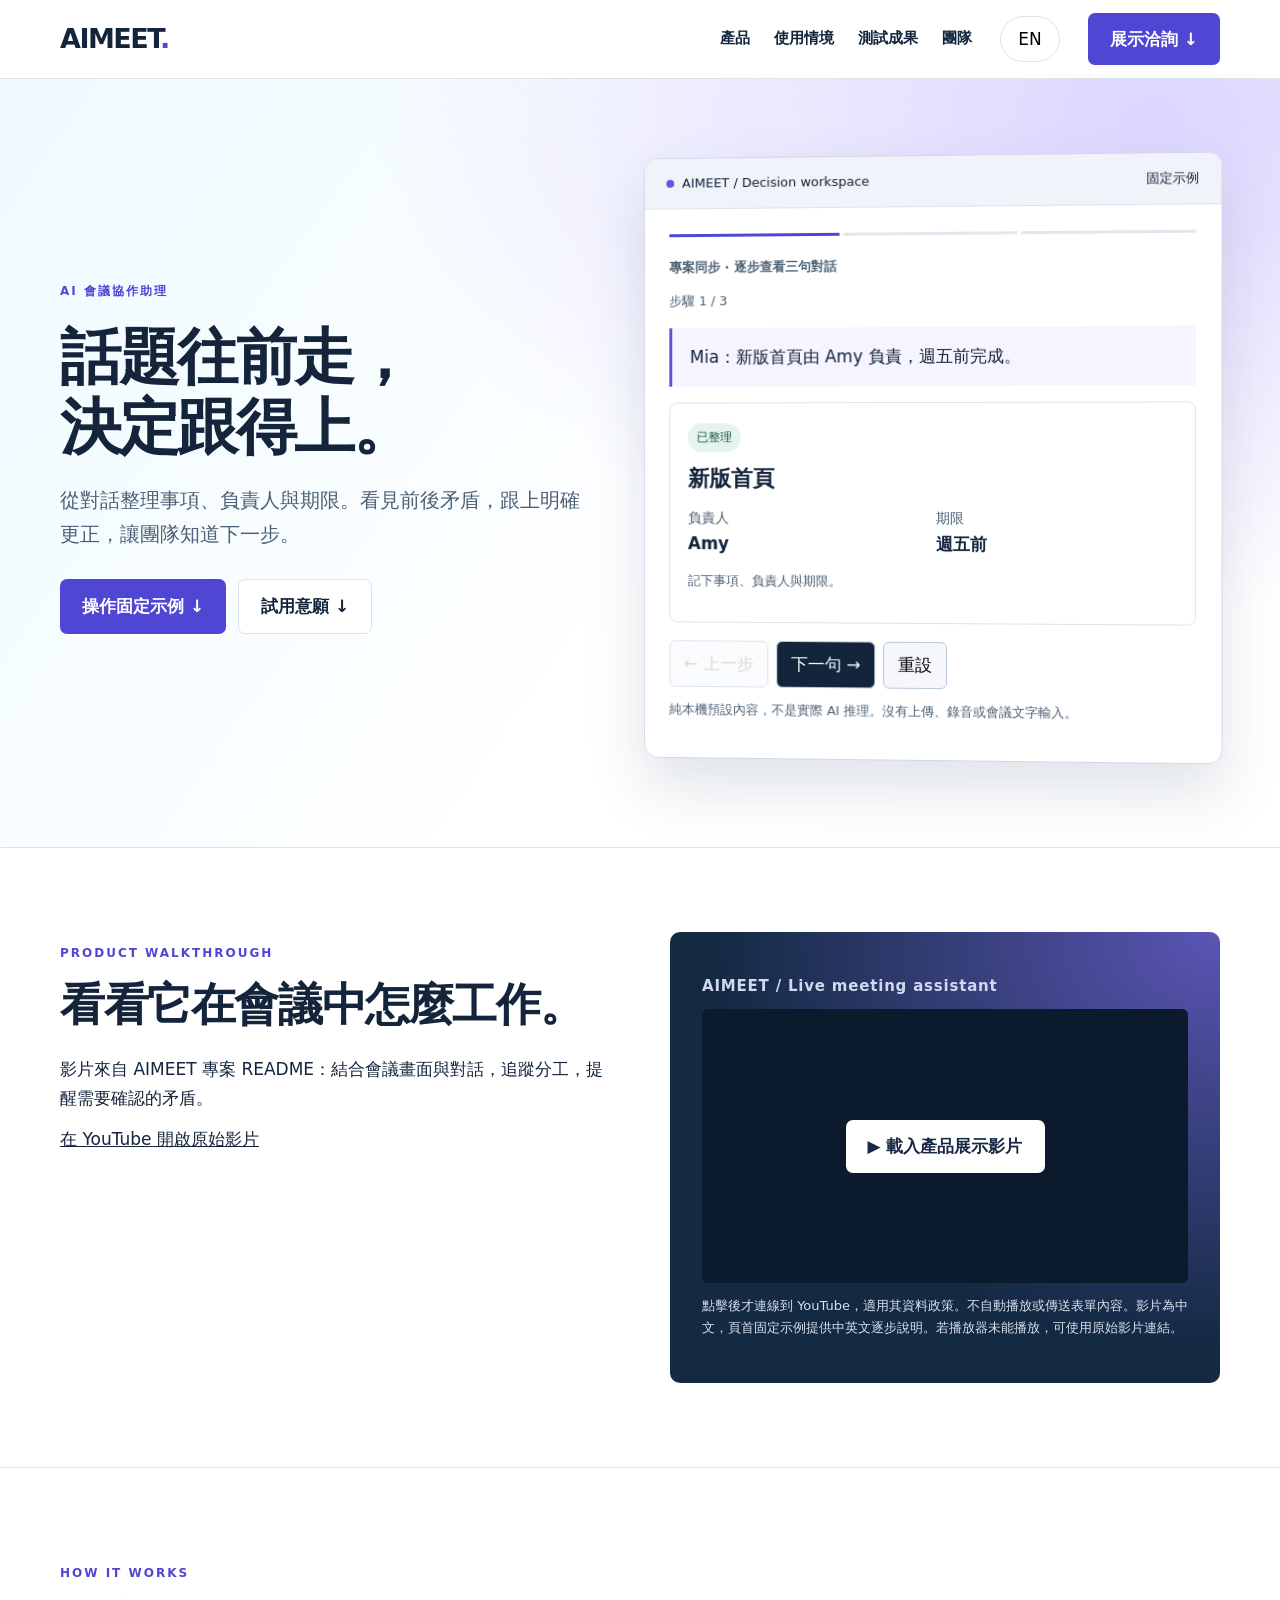
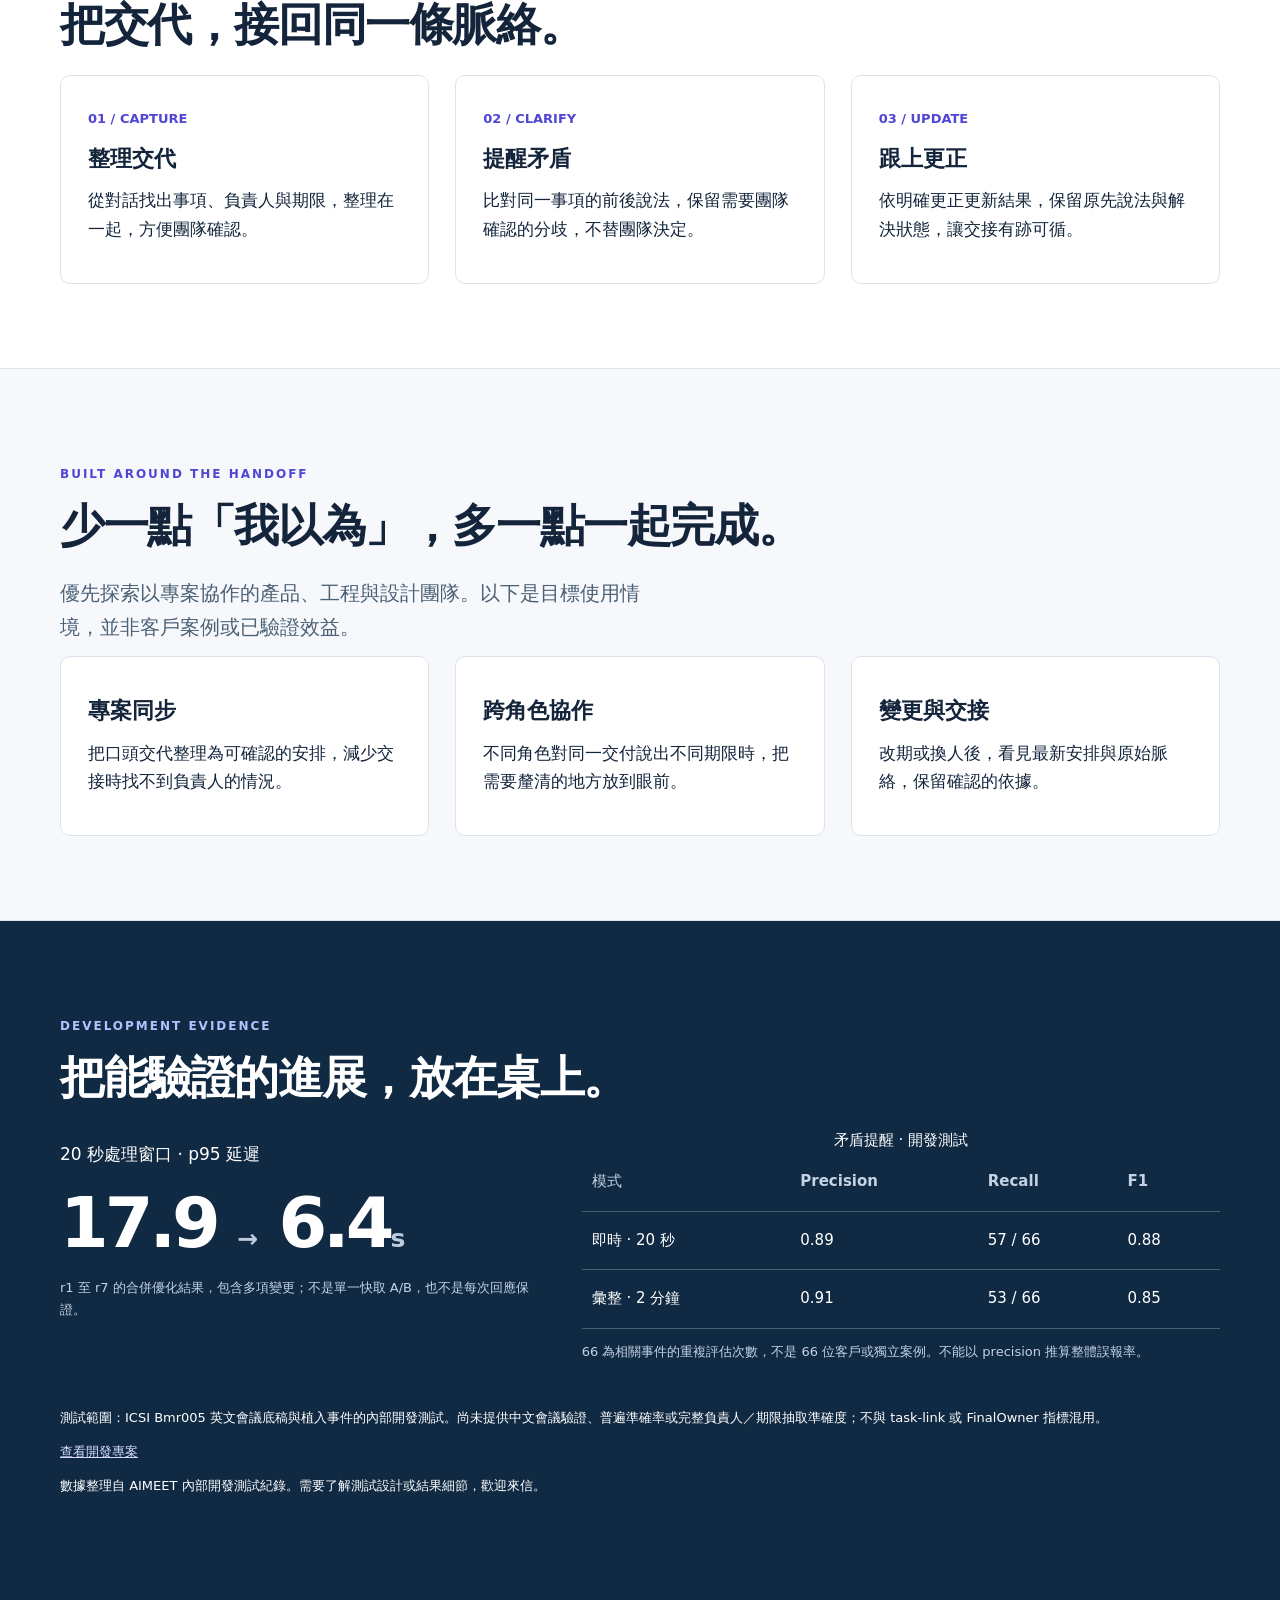
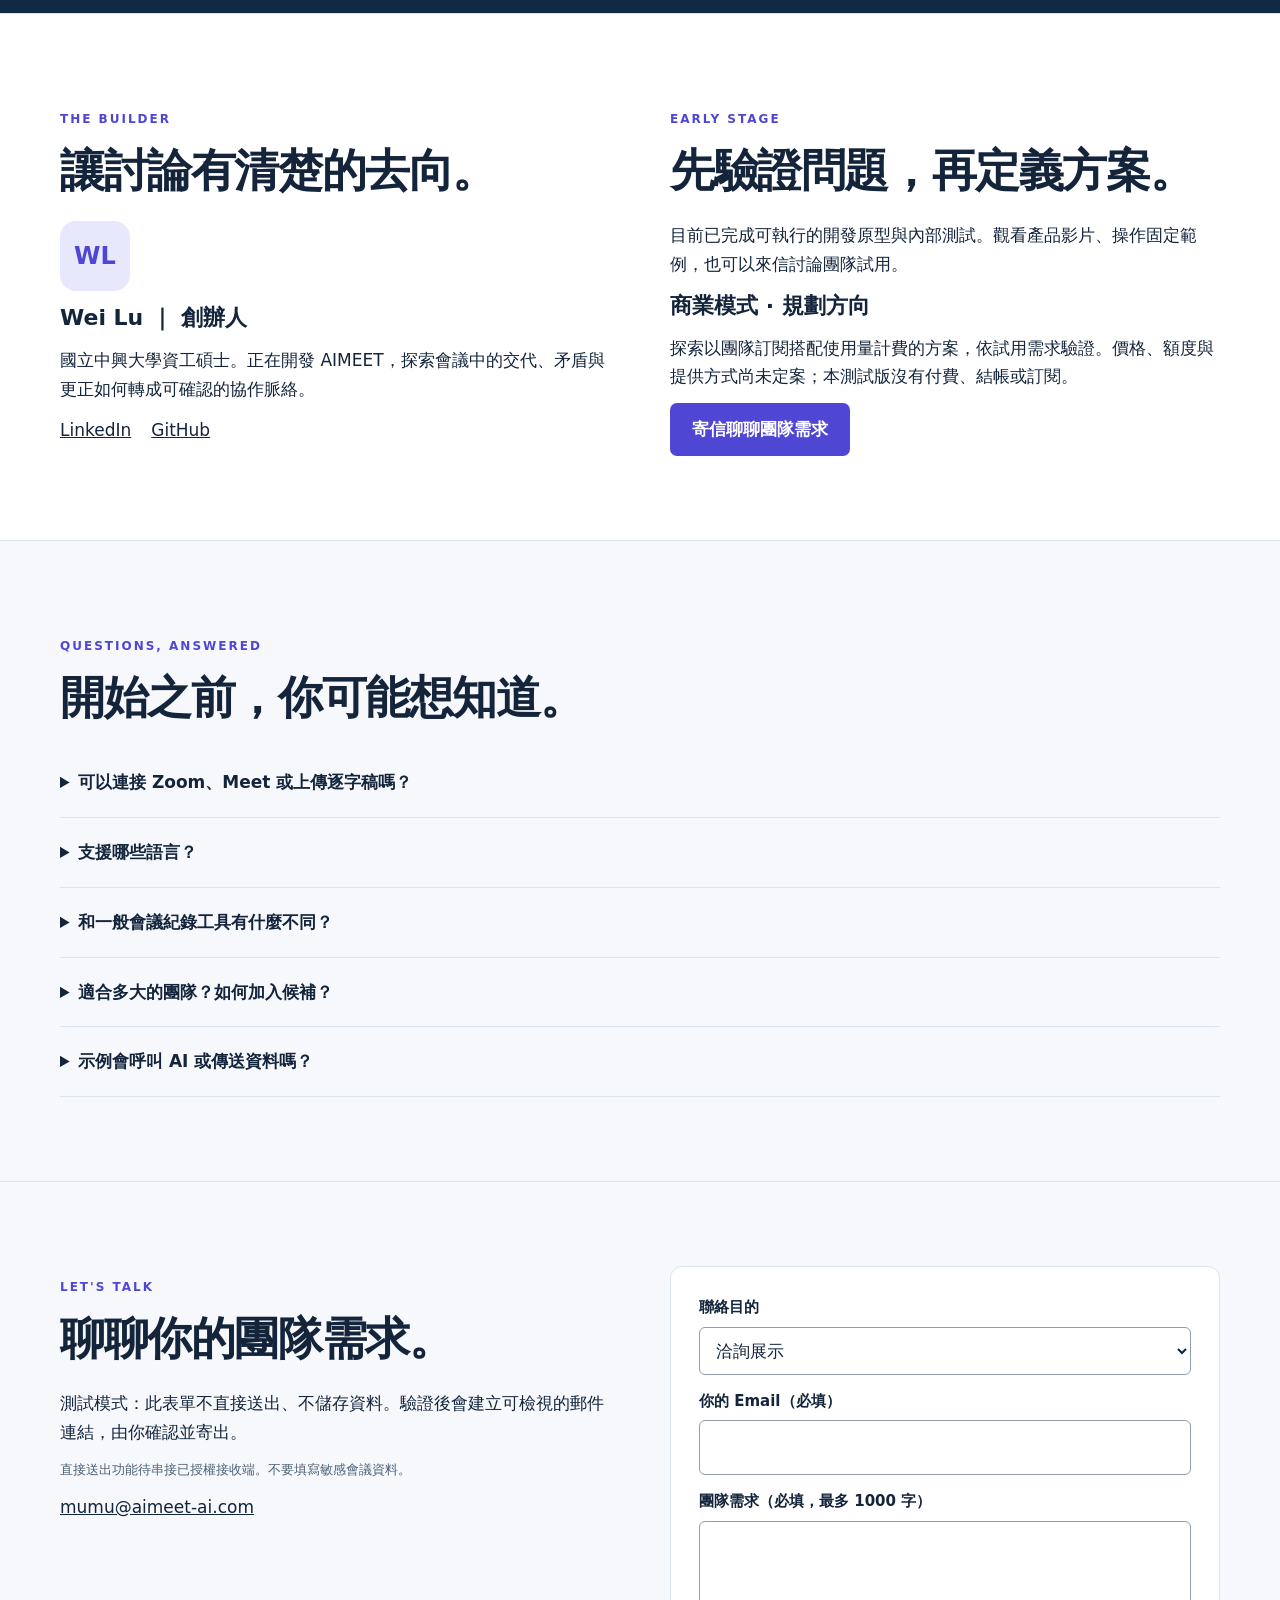
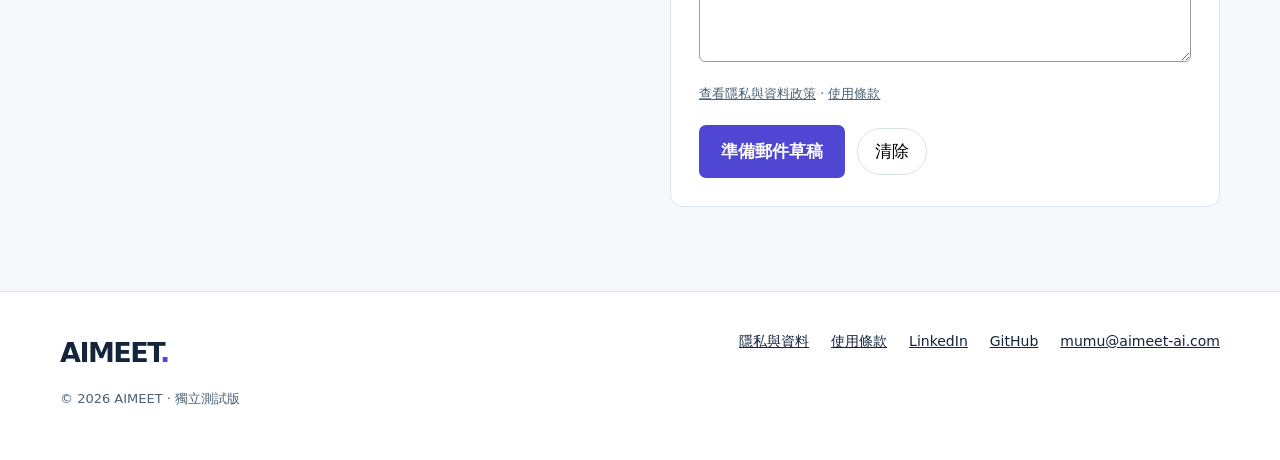
<file: index.html>
<!doctype html>
<html lang="zh-Hant">
<head><meta charset="utf-8"><meta name="viewport" content="width=device-width,initial-scale=1"><meta name="robots" content="index,follow"><meta id="page-description" name="description" content="AIMEET 獨立測試版：整理會議交代、提醒矛盾、跟上更正。"><title>AIMEET — 把討論接成共識</title>
<meta http-equiv="Content-Security-Policy" content="default-src 'none'; script-src 'unsafe-inline'; style-src 'unsafe-inline'; img-src data:; connect-src 'none'; frame-src https://www.youtube-nocookie.com; font-src 'none'; form-action 'none'; base-uri 'none'">
<style>
:root{--ink:#13243b;--muted:#4c6175;--purple:#5046d4;--line:#dbe3ed;--paper:#f6f8fc}*{box-sizing:border-box}html{scroll-behavior:smooth;scroll-padding-top:100px}body{margin:0;font:17px/1.7 system-ui,-apple-system,"Segoe UI",sans-serif;color:var(--ink);background:white}a{color:inherit}button{font:inherit;cursor:pointer}a,button,summary{touch-action:manipulation}a:focus-visible,button:focus-visible,summary:focus-visible{outline:3px solid #aa6600;outline-offset:5px}.wrap{width:min(1160px,calc(100% - 48px));margin:auto}main{overflow-wrap:break-word}nav a{min-height:44px;display:inline-flex;align-items:center}.skip{position:absolute;left:12px;top:-80px;background:white;padding:12px;z-index:10}.skip:focus{top:12px}header{position:sticky;top:0;z-index:5;background:#fff;border-bottom:1px solid var(--line)}.nav{display:flex;align-items:center;gap:28px;min-height:78px}.brand{font-weight:850;font-size:27px;letter-spacing:-1.5px;text-decoration:none}.brand span{color:var(--purple)}nav{display:flex;gap:24px;margin-left:auto}nav a{text-decoration:none;font-size:15px;font-weight:650}.lang{border:1px solid var(--line);border-radius:24px;background:white;padding:8px 17px;min-height:44px}.btn{display:inline-flex;align-items:center;justify-content:center;gap:14px;text-decoration:none;background:var(--purple);color:white;border:0;border-radius:7px;padding:12px 22px;font-weight:650;min-height:48px}.btn.light{color:var(--ink);background:white;border:1px solid var(--line)}.hero{padding:76px 0 86px;background:radial-gradient(ellipse at 90% 5%,#ddd5ff 0,transparent 48%),linear-gradient(125deg,#eefaff,#fff 55%)}.hero-grid{display:grid;grid-template-columns:1fr 1.1fr;gap:52px;align-items:center}.eyebrow{font:700 12px/1.5 system-ui;letter-spacing:2px;text-transform:uppercase;color:var(--purple)}h1{font-size:clamp(42px,4.8vw,68px);line-height:1.13;letter-spacing:-2.5px;margin:22px 0}h2{font-size:clamp(30px,3.5vw,46px);line-height:1.22;letter-spacing:-1.4px;margin:16px 0 22px}h3{font-size:22px;line-height:1.4;margin:12px 0}p{margin:12px 0}.lead{font-size:20px;color:var(--muted);max-width:600px}.actions{display:flex;gap:12px;flex-wrap:wrap;margin:28px 0 12px}.fine{font-size:13px;color:var(--muted)}.window{background:white;border:1px solid #d1d9e8;box-shadow:0 28px 60px #243e6225;border-radius:14px;overflow:hidden;transform:perspective(1800px) rotateY(-4deg)}.toolbar{background:#f0f3fa;padding:14px 22px;font-size:13px;display:flex;justify-content:space-between;border-bottom:1px solid var(--line)}.dot{display:inline-block;width:8px;height:8px;background:#6455df;border-radius:50%;margin-right:8px}.demo{padding:25px}.demo-title{font-size:13px;color:var(--muted);font-weight:700}.quote{padding:15px 18px;border-left:3px solid #6251d8;background:#f5f4ff;margin:16px 0}.state{font-size:12px;background:#e6f4ef;color:#175645;padding:4px 9px;border-radius:20px;display:inline-block}.state.warn{background:#fff0d9;color:#785000}.task{padding:18px;border:1px solid var(--line);border-radius:8px}.fields{display:grid;grid-template-columns:1fr 1fr;gap:12px}.fields small{display:block;color:var(--muted)}.controls{display:flex;gap:8px;flex-wrap:wrap;margin-top:18px}.controls button{background:#f5f7fb;border:1px solid #b9c7d8;border-radius:6px;padding:8px 14px;min-height:44px}.controls .active{background:var(--ink);color:white}.progress{display:flex;gap:4px;margin-bottom:20px}.progress i{height:3px;background:#e1e6ef;flex:1}.progress i.on{background:var(--purple)}section{padding:84px 0;border-top:1px solid var(--line)}.grid3{display:grid;grid-template-columns:repeat(3,1fr);gap:26px}.card{padding:27px;border:1px solid var(--line);border-radius:10px;background:white}.num{color:var(--purple);font:700 13px system-ui}.soft{background:var(--paper)}.dark{background:#112a43;color:white}.dark .eyebrow{color:#b6c2ff}.dark .fine,.dark .lead{color:#c4d2e3}.metrics{display:grid;grid-template-columns:.85fr 1.15fr;gap:50px;align-items:start}.big{font-size:70px;letter-spacing:-4px;font-weight:750;line-height:1.2}.big small{font-size:25px;letter-spacing:0;color:#bccbdd}table{border-collapse:collapse;width:100%;font-size:15px}th,td{padding:16px 10px;border-bottom:1px solid #466078;text-align:left}th{color:#c4d2e3;font-weight:550}.source{font-size:13px;padding:20px 0}.source a{color:#d6d8ff}details{border-bottom:1px solid var(--line);padding:20px 0}summary{font-weight:650;cursor:pointer}details p{color:var(--muted);max-width:900px}.split{display:grid;grid-template-columns:1fr 1fr;gap:60px}.avatar{width:70px;height:70px;background:#e7e8fc;color:var(--purple);border-radius:16px;display:grid;place-items:center;font-weight:750;font-size:24px}.links{display:flex;gap:20px}.policy{padding:25px;background:var(--paper);border-radius:8px;margin-top:20px}footer{padding:38px 0;border-top:1px solid var(--line)}.foot{display:flex;justify-content:space-between;gap:25px;flex-wrap:wrap}.legal{font-size:14px;display:flex;gap:22px;flex-wrap:wrap}[hidden]{display:none!important}@media(max-width:800px){html{scroll-padding-top:140px}.wrap{width:calc(100% - 32px)}.nav{gap:12px;flex-wrap:wrap;padding:14px 0}.lang{margin-left:auto}nav{order:3;width:100%;margin:0;justify-content:space-between;gap:10px}.hero{padding:46px 0}.hero-grid,.metrics,.split{grid-template-columns:1fr;gap:32px}.window{transform:none}.grid3{grid-template-columns:1fr}section{padding:54px 0}.big{font-size:55px}h1{letter-spacing:-1.5px}.toolbar{padding:12px}.demo{padding:18px}table{font-size:13px}th,td{padding:12px 5px}.nav .btn{display:none}}@media(prefers-reduced-motion:reduce){html{scroll-behavior:auto}}
form label{display:block;font-size:15px;font-weight:650;margin:14px 0 6px}input,select,textarea{width:100%;padding:12px;border:1px solid #8f9eaf;border-radius:6px;background:white;color:var(--ink);font:inherit}input:focus-visible,select:focus-visible,textarea:focus-visible{outline:3px solid #aa6600;outline-offset:2px}button:disabled{opacity:.5;cursor:default}
.hero-grid>*,.split>*,.metrics>*,.grid3>*{min-width:0}.legal a,.source{overflow-wrap:anywhere}#video .card{display:flex;min-height:290px;flex-direction:column;align-items:flex-start;justify-content:center;background:radial-gradient(ellipse at 100% 0,#5b55b5,transparent 65%),#142a43;color:#fff;border:0;padding:32px}#video .card h3{font-size:15px;letter-spacing:.8px;font-weight:600;color:#d1d8ef}#video .card .btn{background:#fff;color:#182944;margin:16px 0}#video .card .fine{color:#d8e0ee}#contact{background:#f6f8fc}#contact form{background:#fff;border:1px solid var(--line);padding:28px;border-radius:12px}#contact form label:first-child{margin-top:0}.nav a:hover,.legal a:hover{color:#5046d4}.nav .btn:hover{color:#fff;background:#4037b7}summary{padding-right:20px}summary:hover{color:#5046d4}@media(max-width:480px){#contact form{padding:20px}.toolbar{gap:10px}.toolbar>span:last-child{white-space:nowrap}.fields{grid-template-columns:minmax(0,1fr) minmax(0,1fr)}.nav nav{gap:6px}.nav nav a{font-size:14px}#video .card{padding:24px}}
input,select,textarea,summary,.controls button{scroll-margin-top:150px}
.video-stage{position:relative;width:100%;aspect-ratio:16/9;display:grid;place-items:center;background:#0b1a2d;border-radius:6px}.video-stage iframe{position:absolute;inset:0;width:100%;height:100%;display:block;border:0}#video .video-stage .btn{margin:0;max-width:calc(100% - 24px)}
.form-actions{display:flex;gap:12px;flex-wrap:wrap;align-items:center;margin-top:20px}.form-actions button{margin:0}#form-status:empty{display:none}

.nav-cta .mobile-label{display:none}#video .card button:focus-visible{outline-color:#fff;box-shadow:0 0 0 2px #182944}
@media(max-width:800px){.nav .nav-cta{display:inline-flex;min-height:44px;padding:8px 12px;font-size:14px;gap:0}.nav-cta .desktop-label{display:none}.nav-cta .mobile-label{display:inline}}
@media(max-width:480px){.hero{padding:30px 0 42px}.hero h1{font-size:clamp(32px,9vw,36px);line-height:1.12;letter-spacing:-1.2px;margin:16px 0}.hero .lead{font-size:18px;line-height:1.6}.hero .actions{margin:20px 0 12px;gap:10px}.hero .actions .btn{padding:11px 16px;font-size:16px}}
</style><link rel="canonical" href="https://aimeet-ai.com/">
</head><body><a class="skip" href="#main" data-zh="跳至主要內容" data-en="Skip to content">跳至主要內容</a>
<header><div class="wrap nav"><a class="brand" href="#main">AIMEET<span>.</span></a><nav aria-label="Primary"><a href="#product" data-zh="產品" data-en="Product">產品</a><a href="#use" data-zh="使用情境" data-en="Use cases">使用情境</a><a href="#results" data-zh="測試成果" data-en="Evidence">測試成果</a><a href="#team" data-zh="團隊" data-en="Team">團隊</a></nav><button class="lang" id="lang" aria-label="Switch to English">EN</button><a class="btn nav-cta" href="#contact"><span class="desktop-label" data-zh="展示洽詢 ↓" data-en="Discuss a demo ↓">展示洽詢 ↓</span><span class="mobile-label" data-zh="洽詢" data-en="Contact">洽詢</span></a></div></header>
<main id="main" tabindex="-1"><div class="hero"><div class="wrap hero-grid"><div><p class="eyebrow" data-zh="AI 會議協作助理" data-en="AI meeting collaboration">AI 會議協作助理</p><h1 data-zh="話題往前走，<br>決定跟得上。" data-en="Keep the discussion moving.<br>Keep decisions aligned.">話題往前走，<br>決定跟得上。</h1><p class="lead" data-zh="從對話整理事項、負責人與期限。看見前後矛盾，跟上明確更正，讓團隊知道下一步。" data-en="Bring tasks, owners and deadlines together. Surface conflicting statements and follow explicit corrections so teams can see the next step.">從對話整理事項、負責人與期限。看見前後矛盾，跟上明確更正，讓團隊知道下一步。</p><div class="actions"><a class="btn" href="#demo" data-zh="操作固定示例 ↓" data-en="Try the fixed example ↓">操作固定示例 ↓</a><a class="btn light" href="#contact" data-zh="試用意願 ↓" data-en="Beta interest ↓">試用意願 ↓</a></div></div>
<div class="window" id="demo"><div class="toolbar"><span><i class="dot"></i>AIMEET / Decision workspace</span><span data-zh="固定示例" data-en="Fixed example">固定示例</span></div><div class="demo"><div class="progress" aria-hidden="true"><i class="on"></i><i></i><i></i></div><div class="demo-title" data-zh="專案同步 · 逐步查看三句對話" data-en="Project sync · Explore three statements">專案同步 · 逐步查看三句對話</div><div id="demo-output" aria-live="polite" aria-atomic="true"></div><div class="controls"><button id="prev" data-zh="← 上一步" data-en="← Previous">← 上一步</button><button id="next" class="active" data-zh="下一句 →" data-en="Next statement →">下一句 →</button><button id="reset" data-zh="重設" data-en="Reset">重設</button></div><p class="fine" data-zh="純本機預設內容，不是實際 AI 推理。沒有上傳、錄音或會議文字輸入。" data-en="Browser-local preset content, not live AI inference. No uploads, recording or meeting-text input.">純本機預設內容，不是實際 AI 推理。沒有上傳、錄音或文字輸入。</p></div></div></div></div>
<section id="video"><div class="wrap split"><div><p class="eyebrow">PRODUCT WALKTHROUGH</p><h2 data-zh="看看它在會議中怎麼工作。" data-en="See it working in a meeting.">看看它在會議中怎麼工作。</h2><p data-zh="影片來自 AIMEET 專案 README：結合會議畫面與對話，追蹤分工，提醒需要確認的矛盾。" data-en="The video is linked from the AIMEET README: combine meeting visuals and dialogue, track assignments and flag conflicts for confirmation.">影片來自 AIMEET 專案 README：結合會議畫面與對話，追蹤分工，提醒需要確認的矛盾。</p><a href="https://www.youtube.com/watch?v=27ZzpMc-uB0" data-zh="在 YouTube 開啟原始影片" data-en="Open the original on YouTube">在 YouTube 開啟原始影片</a></div><div class="card"><h3>AIMEET / Live meeting assistant</h3><div class="video-stage"><button class="btn" id="load-video" data-zh="▶ 載入產品展示影片" data-en="▶ Load product video">▶ 載入產品展示影片</button></div><p class="fine" data-zh="點擊後才連線到 YouTube，適用其資料政策。不自動播放或傳送表單內容。影片為中文，頁首固定示例提供中英文逐步說明。若播放器未能播放，可使用原始影片連結。" data-en="Connects to YouTube only after a click, under its data policy. No autoplay or form data is sent. The video is in Chinese; the fixed example provides bilingual steps. If the player does not play, use the original-video link.">點擊後才連線到 YouTube，適用其資料政策。不自動播放或傳送表單內容。影片為中文，頁首固定示例提供中英文逐步說明。若播放器未能播放，可使用原始影片連結。</p></div></div></section><section id="product"><div class="wrap"><p class="eyebrow">HOW IT WORKS</p><h2 data-zh="把交代，接回同一條脈絡。" data-en="Keep every change in the same thread.">把交代，接回同一條脈絡。</h2><div class="grid3"><article class="card"><span class="num">01 / CAPTURE</span><h3 data-zh="整理交代" data-en="Capture commitments">整理交代</h3><p data-zh="從對話找出事項、負責人與期限，整理在一起，方便團隊確認。" data-en="Bring tasks, owners and deadlines from a conversation together for the team to review.">從對話找出事項、負責人與期限，整理在一起，方便團隊確認。</p></article><article class="card"><span class="num">02 / CLARIFY</span><h3 data-zh="提醒矛盾" data-en="Surface conflicts">提醒矛盾</h3><p data-zh="比對同一事項的前後說法，保留需要團隊確認的分歧，不替團隊決定。" data-en="Compare statements about the same task. Flag differences for the team to confirm rather than deciding for them.">比對同一事項的前後說法，保留需要團隊確認的分歧，不替團隊決定。</p></article><article class="card"><span class="num">03 / UPDATE</span><h3 data-zh="跟上更正" data-en="Follow corrections">跟上更正</h3><p data-zh="依明確更正更新結果，保留原先說法與解決狀態，讓交接有跡可循。" data-en="Update the result after an explicit correction and retain earlier statements and resolution status for a traceable handoff.">依明確更正更新結果，保留原先說法與解決狀態，讓交接有跡可循。</p></article></div></div></section>
<section class="soft" id="use"><div class="wrap"><p class="eyebrow">BUILT AROUND THE HANDOFF</p><h2 data-zh="少一點「我以為」，多一點一起完成。" data-en="Less ambiguity. A clearer handoff.">少一點「我以為」，多一點一起完成。</h2><p class="lead" data-zh="優先探索以專案協作的產品、工程與設計團隊。以下是目標使用情境，並非客戶案例或已驗證效益。" data-en="The initial focus is project-based product, engineering and design teams. These are intended use cases, not customer stories or proven benefits.">優先探索以專案協作的產品、工程與設計團隊。以下是目標使用情境，並非客戶案例或已驗證效益。</p><div class="grid3"><article class="card"><h3 data-zh="專案同步" data-en="Project syncs">專案同步</h3><p data-zh="把口頭交代整理為可確認的安排，減少交接時找不到負責人的情況。" data-en="Turn spoken commitments into arrangements the team can confirm, including who owns each next step.">把口頭交代整理為可確認的安排，減少交接時找不到負責人的情況。</p></article><article class="card"><h3 data-zh="跨角色協作" data-en="Cross-functional work">跨角色協作</h3><p data-zh="不同角色對同一交付說出不同期限時，把需要釐清的地方放到眼前。" data-en="Bring conflicting deadlines for the same deliverable into view across roles.">不同角色對同一交付說出不同期限時，把需要釐清的地方放到眼前。</p></article><article class="card"><h3 data-zh="變更與交接" data-en="Changes and handoffs">變更與交接</h3><p data-zh="改期或換人後，看見最新安排與原始脈絡，保留確認的依據。" data-en="See the latest arrangement after a schedule or owner change, alongside the context for confirmation.">改期或換人後，看見最新安排與原始脈絡，保留確認的依據。</p></article></div></div></section>
<section class="dark" id="results"><div class="wrap"><p class="eyebrow">DEVELOPMENT EVIDENCE</p><h2 data-zh="把能驗證的進展，放在桌上。" data-en="Put verifiable progress on the table.">把能驗證的進展，放在桌上。</h2><div class="metrics"><div><p data-zh="20 秒處理窗口 · p95 延遲" data-en="20-second processing windows · p95 latency">20 秒處理窗口 · p95 延遲</p><div class="big">17.9 <small>→</small> 6.4<small>s</small></div><p class="fine" data-zh="r1 至 r7 的合併優化結果，包含多項變更；不是單一快取 A/B，也不是每次回應保證。" data-en="Combined optimizations from r1 to r7, involving multiple changes. Not a cache-only A/B test or a response-time guarantee.">r1 至 r7 的合併優化結果，包含多項變更；不是單一快取 A/B，也不是每次回應保證。</p></div><div><table><caption data-zh="矛盾提醒 · 開發測試" data-en="Conflict alerts · Development test">矛盾提醒 · 開發測試</caption><thead><tr><th data-zh="模式" data-en="Mode">模式</th><th>Precision</th><th>Recall</th><th>F1</th></tr></thead><tbody><tr><td data-zh="即時 · 20 秒" data-en="Immediate · 20s">即時 · 20 秒</td><td>0.89</td><td>57 / 66</td><td>0.88</td></tr><tr><td data-zh="彙整 · 2 分鐘" data-en="Summary · 2 min">彙整 · 2 分鐘</td><td>0.91</td><td>53 / 66</td><td>0.85</td></tr></tbody></table><p class="fine" data-zh="66 為相關事件的重複評估次數，不是 66 位客戶或獨立案例。不能以 precision 推算整體誤報率。" data-en="66 counts repeated evaluations of relevant events, not 66 customers or independent cases. Precision does not establish an overall false-positive rate.">66 為相關事件的重複評估次數，不是 66 位客戶或獨立案例。不能以 precision 推算整體誤報率。</p></div></div><div class="source"><p data-zh="測試範圍：ICSI Bmr005 英文會議底稿與植入事件的內部開發測試。尚未提供中文會議驗證、普遍準確率或完整負責人／期限抽取準確度；不與 task-link 或 FinalOwner 指標混用。" data-en="Scope: internal development tests using the English ICSI Bmr005 meeting and injected events. Chinese meeting validation, general accuracy and complete owner/deadline extraction accuracy are not established. These results are separate from task-link and FinalOwner metrics.">測試範圍：ICSI Bmr005 英文會議底稿與植入事件的內部開發測試。尚未提供中文會議驗證、普遍準確率或完整負責人／期限抽取準確度；不與 task-link 或 FinalOwner 指標混用。</p><a href="https://github.com/Weiqd7779/Aimeet" data-zh="查看開發專案" data-en="View the development project">查看開發專案</a><p data-zh="數據整理自 AIMEET 內部開發測試紀錄。需要了解測試設計或結果細節，歡迎來信。" data-en="These figures come from AIMEET internal development test records. Email us to discuss the test setup and results.">數據整理自 AIMEET 內部開發測試紀錄。需要了解測試設計或結果細節，歡迎來信。</p></div></div></section>
<section id="team"><div class="wrap split"><div><p class="eyebrow">THE BUILDER</p><h2 data-zh="讓討論有清楚的去向。" data-en="Give conversations a clear next step.">讓討論有清楚的去向。</h2><div class="avatar" aria-hidden="true">WL</div><h3 data-zh="Wei Lu ｜ 創辦人" data-en="Wei Lu | Founder">Wei Lu ｜ 創辦人</h3><p data-zh="國立中興大學資工碩士。正在開發 AIMEET，探索會議中的交代、矛盾與更正如何轉成可確認的協作脈絡。" data-en="Master’s degree in computer science from National Chung Hsing University. Building AIMEET to explore how commitments, conflicts and corrections in meetings can become context teams can confirm.">國立中興大學資工碩士。正在開發 AIMEET，探索會議中的交代、矛盾與更正如何轉成可確認的協作脈絡。</p><div class="links"><a href="https://linkedin.com/in/weiweilulu">LinkedIn</a><a href="https://github.com/Weiqd7779">GitHub</a></div></div><div><p class="eyebrow">EARLY STAGE</p><h2 data-zh="先驗證問題，再定義方案。" data-en="Validate the need. Shape the offering.">先驗證問題，再定義方案。</h2><p data-zh="目前已完成可執行的開發原型與內部測試。觀看產品影片、操作固定範例，也可以來信討論團隊試用。" data-en="An executable development prototype and internal tests are available. Watch the product video, explore the fixed example, or email to discuss a team trial.">目前已完成可執行的開發原型與內部測試。觀看產品影片、操作固定範例，也可以來信討論團隊試用。</p><h3 data-zh="商業模式 · 規劃方向" data-en="Business model · Proposed direction">商業模式 · 規劃方向</h3><p data-zh="探索以團隊訂閱搭配使用量計費的方案，依試用需求驗證。價格、額度與提供方式尚未定案；本測試版沒有付費、結帳或訂閱。" data-en="Explore team subscriptions with usage-based pricing, subject to validation with prospective users. Prices, allowances and delivery are undecided. This preview has no payments, checkout or subscriptions.">探索以團隊訂閱搭配使用量計費的方案，依試用需求驗證。價格、額度與提供方式尚未定案；本測試版沒有付費、結帳或訂閱。</p><a class="btn" href="mailto:mumu@aimeet-ai.com?subject=AIMEET%20Team%20Needs" data-zh="寄信聊聊團隊需求" data-en="Email your team needs">寄信聊聊團隊需求</a></div></div></section>
<section class="soft" id="faq"><div class="wrap"><p class="eyebrow">QUESTIONS, ANSWERED</p><h2 data-zh="開始之前，你可能想知道。" data-en="Before you get started.">開始之前，你可能想知道。</h2>
<details><summary data-zh="可以連接 Zoom、Meet 或上傳逐字稿嗎？" data-en="Can I connect Zoom or Meet, or upload a transcript?">可以連接 Zoom、Meet 或上傳逐字稿嗎？</summary><p data-zh="開發原型在 Chrome 或 Edge 中擷取麥克風、分享分頁的聲音與畫面，經後端轉錄與分析，再將提醒與報告送回介面。這個官網提供影片與固定範例；試用安排可透過聯絡區洽詢。" data-en="The development prototype captures microphone audio and shared-tab audio and visuals in Chrome or Edge. The backend transcribes and analyzes the stream, then returns alerts and reports. This website offers the video and a fixed example; use the contact section to discuss a trial.">開發原型在 Chrome 或 Edge 中擷取麥克風、分享分頁的聲音與畫面，經後端轉錄與分析，再將提醒與報告送回介面。這個官網提供影片與固定範例；試用安排可透過聯絡區洽詢。</p></details>
<details><summary data-zh="支援哪些語言？" data-en="Which languages are supported?">支援哪些語言？</summary><p data-zh="網站和固定示例提供繁體中文、英文；產品影片展示中文操作。量化測試採英文會議底稿，中文會議效果會另外評估。" data-en="The website and fixed example support Traditional Chinese and English; the product video demonstrates Chinese operation. Quantitative tests use an English meeting; Chinese meeting performance will be evaluated separately.">網站和固定示例提供繁體中文、英文；產品影片展示中文操作。量化測試採英文會議底稿，中文會議效果會另外評估。</p></details>
<details><summary data-zh="和一般會議紀錄工具有什麼不同？" data-en="How does this differ from meeting notes?">和一般會議紀錄工具有什麼不同？</summary><p data-zh="AIMEET 追蹤負責人和期限，對照前後說法，遇到矛盾時提醒團隊確認，再跟上明確更正。" data-en="AIMEET tracks owners and deadlines, compares statements, flags conflicts for team confirmation, and follows explicit corrections.">AIMEET 追蹤負責人和期限，對照前後說法，遇到矛盾時提醒團隊確認，再跟上明確更正。</p></details>
<details><summary data-zh="適合多大的團隊？如何加入候補？" data-en="What team size is suitable, and how do I express interest?">適合多大的團隊？如何加入候補？</summary><p data-zh="適合需要追蹤分工與變更的產品、工程及設計團隊。在聯絡區描述團隊的會議情境，準備試用意願郵件，再一起確認試用安排。" data-en="For product, engineering and design teams that track assignments and changes. Describe your meeting needs in the contact section and prepare a beta-interest email to discuss trial arrangements.">適合需要追蹤分工與變更的產品、工程及設計團隊。在聯絡區描述團隊的會議情境，準備試用意願郵件，再一起確認試用安排。</p></details>
<details><summary data-zh="示例會呼叫 AI 或傳送資料嗎？" data-en="Does the example call AI or send data?">示例會呼叫 AI 或傳送資料嗎？</summary><p data-zh="互動示例在瀏覽器中切換固定內容，不呼叫 AI 或傳送操作資料。影片在點擊後才載入 YouTube；聯絡表單驗證後提供郵件草稿連結。" data-en="The interactive example switches preset content locally without calling AI or sending action data. YouTube loads after you click the video button. The contact form validates your input and prepares an email draft link.">不會。示例只切換瀏覽器記憶體中的固定文字。沒有 API、追蹤器或表單收集服務，也不保存示例操作。</p></details>
</div></section>
<section id="contact"><div class="wrap split"><div><p class="eyebrow">LET'S TALK</p><h2 data-zh="聊聊你的團隊需求。" data-en="Tell us what your team needs.">聊聊你的團隊需求。</h2><p data-zh="測試模式：此表單不直接送出、不儲存資料。驗證後會建立可檢視的郵件連結，由你確認並寄出。" data-en="Test mode: this form does not submit or store data. After validation, it creates an email link for you to review and send.">測試模式：此表單不直接送出、不儲存資料。驗證後會建立可檢視的郵件連結，由你確認並寄出。</p><p class="fine" data-zh="直接送出功能待串接已授權接收端。不要填寫敏感會議資料。" data-en="Direct submission awaits an authorized receiving service. Do not enter sensitive meeting content.">直接送出功能待串接已授權接收端。不要填寫敏感會議資料。</p><a href="mailto:mumu@aimeet-ai.com">mumu@aimeet-ai.com</a></div><form id="inquiry"><label for="purpose" data-zh="聯絡目的" data-en="Purpose">聯絡目的</label><select id="purpose" required><option value="Demo" data-zh="洽詢展示" data-en="Discuss a demo">洽詢展示</option><option value="Beta interest" data-zh="試用意願" data-en="Beta interest">試用意願</option></select><label for="email" data-zh="你的 Email（必填）" data-en="Your email (required)">你的 Email（必填）</label><input id="email" type="email" maxlength="160" autocomplete="email" required><label for="message" data-zh="團隊需求（必填，最多 1000 字）" data-en="Team needs (required, up to 1000 characters)">團隊需求（必填，最多 1000 字）</label><textarea id="message" rows="4" maxlength="1000" required></textarea><p class="fine"><a href="privacy.html" data-zh="查看隱私與資料政策" data-en="Read privacy & data policy">查看隱私與資料政策</a> · <a href="terms.html" data-zh="使用條款" data-en="Terms">使用條款</a></p><div class="form-actions"><button class="btn" type="submit" data-zh="準備郵件草稿" data-en="Prepare email draft">準備郵件草稿</button><button class="lang" type="reset" data-zh="清除" data-en="Clear">清除</button></div><p id="form-status" role="status" class="fine"></p><a id="email-draft" class="btn light" hidden data-zh="開啟郵件程式（尚未寄出）" data-en="Open email app (not sent)">開啟郵件程式（尚未寄出）</a></form></div></section></main>
<footer><div class="wrap foot"><div><a class="brand" href="#main">AIMEET<span>.</span></a><p class="fine" data-zh="© 2026 AIMEET · 獨立測試版" data-en="© 2026 AIMEET · Independent preview">© 2026 AIMEET · 獨立測試版</p></div><div class="legal"><a href="privacy.html" data-zh="隱私與資料" data-en="Privacy & data">隱私與資料</a><a href="terms.html" data-zh="使用條款" data-en="Terms">使用條款</a><a href="https://linkedin.com/in/weiweilulu">LinkedIn</a><a href="https://github.com/Weiqd7779">GitHub</a><a href="mailto:mumu@aimeet-ai.com">mumu@aimeet-ai.com</a></div></div></footer>
<noscript><p class="wrap">此頁需要 JavaScript 切換語言與固定示例，中文內容與 Email 連結仍可使用。 JavaScript enables language switching and the fixed example.</p></noscript>
<script>
let language=new URLSearchParams(location.search).get('lang')==='en'?'en':'zh',step=0;
const examples={
zh:[['Mia：新版首頁由 Amy 負責，週五前完成。','已整理','Amy','週五前','記下事項、負責人與期限。'],['Ben：新版首頁不是下週一才交付嗎？','期限待確認','Amy','週五前 / 下週一？','兩種說法並存，請團隊確認；不自動選擇期限。'],['Mia：更正，期限改為下週一，Amy 負責。','已依更正更新','Amy','下週一','週五前 → 下週一。保留對話脈絡，提醒狀態已解決。']],
en:[['Mia: Amy owns the new homepage, due Friday.','Captured','Amy','By Friday','Capture the task, owner and deadline.'],['Ben: Was the new homepage due next Monday?','Deadline needs confirmation','Amy','Friday / next Monday?','Both statements are retained for the team to confirm; no deadline is chosen automatically.'],['Mia: Correction: the deadline is next Monday. Amy owns it.','Updated after correction','Amy','Next Monday','Friday → next Monday. Keep the conversation context; the alert is resolved.']]};
function render(){let x=examples[language][step];let labels=language==='zh'?['新版首頁','負責人','期限','步驟']:['New homepage','Owner','Deadline','Step'];document.getElementById('demo-output').innerHTML='<p class="fine">'+labels[3]+' '+(step+1)+' / 3</p><div class="quote">'+x[0]+'</div><div class="task"><span class="state '+(step===1?'warn':'')+'">'+x[1]+'</span><h3>'+labels[0]+'</h3><div class="fields"><div><small>'+labels[1]+'</small><strong>'+x[2]+'</strong></div><div><small>'+labels[2]+'</small><strong>'+x[3]+'</strong></div></div><p class="fine">'+x[4]+'</p></div>';document.querySelectorAll('.progress i').forEach((e,i)=>e.classList.toggle('on',i<=step));document.getElementById('prev').disabled=step===0;document.getElementById('next').disabled=step===2;}
function applyLanguage(){document.getElementById("page-description").setAttribute("content",language==="zh"?"AIMEET 獨立測試版：整理會議交代、提醒矛盾、跟上更正。":"AIMEET independent preview: bring meeting commitments together, surface conflicts and follow corrections.");const currentUrl=new URL(location.href);currentUrl.searchParams.set("lang",language);history.replaceState(null,"",currentUrl);document.documentElement.lang=language==='zh'?'zh-Hant':'en';document.querySelectorAll('[data-zh]').forEach(e=>e.innerHTML=e.dataset[language]);let b=document.getElementById('lang');b.textContent=language==='zh'?'EN':'中文';b.setAttribute('aria-label',language==='zh'?'Switch to English':'切換至繁體中文');document.title=language==='zh'?'AIMEET — 把討論接成共識':'AIMEET — Keep decisions aligned';render();syncPageLanguage();}
document.getElementById('lang').addEventListener('click',()=>{language=language==='zh'?'en':'zh';applyLanguage();});
document.getElementById('next').addEventListener('click',()=>{step=Math.min(2,step+1);render();});
document.getElementById('prev').addEventListener('click',()=>{step=Math.max(0,step-1);render();});
document.getElementById('reset').addEventListener('click',()=>{step=0;render();});render();
const inquiry=document.getElementById('inquiry'), draft=document.getElementById('email-draft'), status=document.getElementById('form-status');
function clearDraft(){draft.hidden=true;draft.removeAttribute('href');status.textContent='';}
inquiry.addEventListener('input',clearDraft);
inquiry.addEventListener('reset',()=>{clearDraft();document.getElementById('message').setCustomValidity('');});
inquiry.addEventListener('submit',event=>{event.preventDefault();const email=document.getElementById('email'),message=document.getElementById('message');message.setCustomValidity(message.value.trim()?'':(language==='zh'?'請描述團隊需求。':'Please describe your team needs.'));if(!inquiry.reportValidity())return;draft.href='mailto:mumu@aimeet-ai.com?subject='+encodeURIComponent('AIMEET '+document.getElementById('purpose').value)+'&body='+encodeURIComponent('Reply email: '+email.value.trim()+'\n\n'+message.value.trim());draft.hidden=false;status.textContent=language==='zh'?'郵件草稿連結已準備。尚未送出；請開啟郵件程式檢查後寄出。':'Email draft link ready. Nothing has been sent; open your email app to review and send.';});
document.getElementById('message').addEventListener('input',event=>event.target.setCustomValidity(''));
document.getElementById('lang').addEventListener('click',()=>{clearDraft();document.getElementById('message').setCustomValidity('');});
document.getElementById("load-video").addEventListener("click",()=>{const frame=document.createElement("iframe");frame.src="https://www.youtube-nocookie.com/embed/27ZzpMc-uB0";frame.title=language==="zh"?"AIMEET 產品展示":"AIMEET product walkthrough";frame.tabIndex=0;frame.allow="fullscreen; picture-in-picture";frame.referrerPolicy="strict-origin-when-cross-origin";document.getElementById("load-video").replaceWith(frame);frame.focus({preventScroll:true});});
function syncPageLanguage(){document.querySelectorAll('a[href]').forEach(a=>{if(a.getAttribute('href').startsWith('#'))return;const u=new URL(a.getAttribute('href'),location.href);if(u.origin===location.origin&&/\/(index|privacy|terms)\.html$/.test(u.pathname)){u.searchParams.set('lang',language);a.setAttribute('href',u.pathname.split('/').pop()+u.search+u.hash);}});const frame=document.querySelector('iframe');if(frame)frame.title=language==='zh'?'AIMEET 產品展示':'AIMEET product walkthrough';}
applyLanguage();
</script></body></html>
</file>
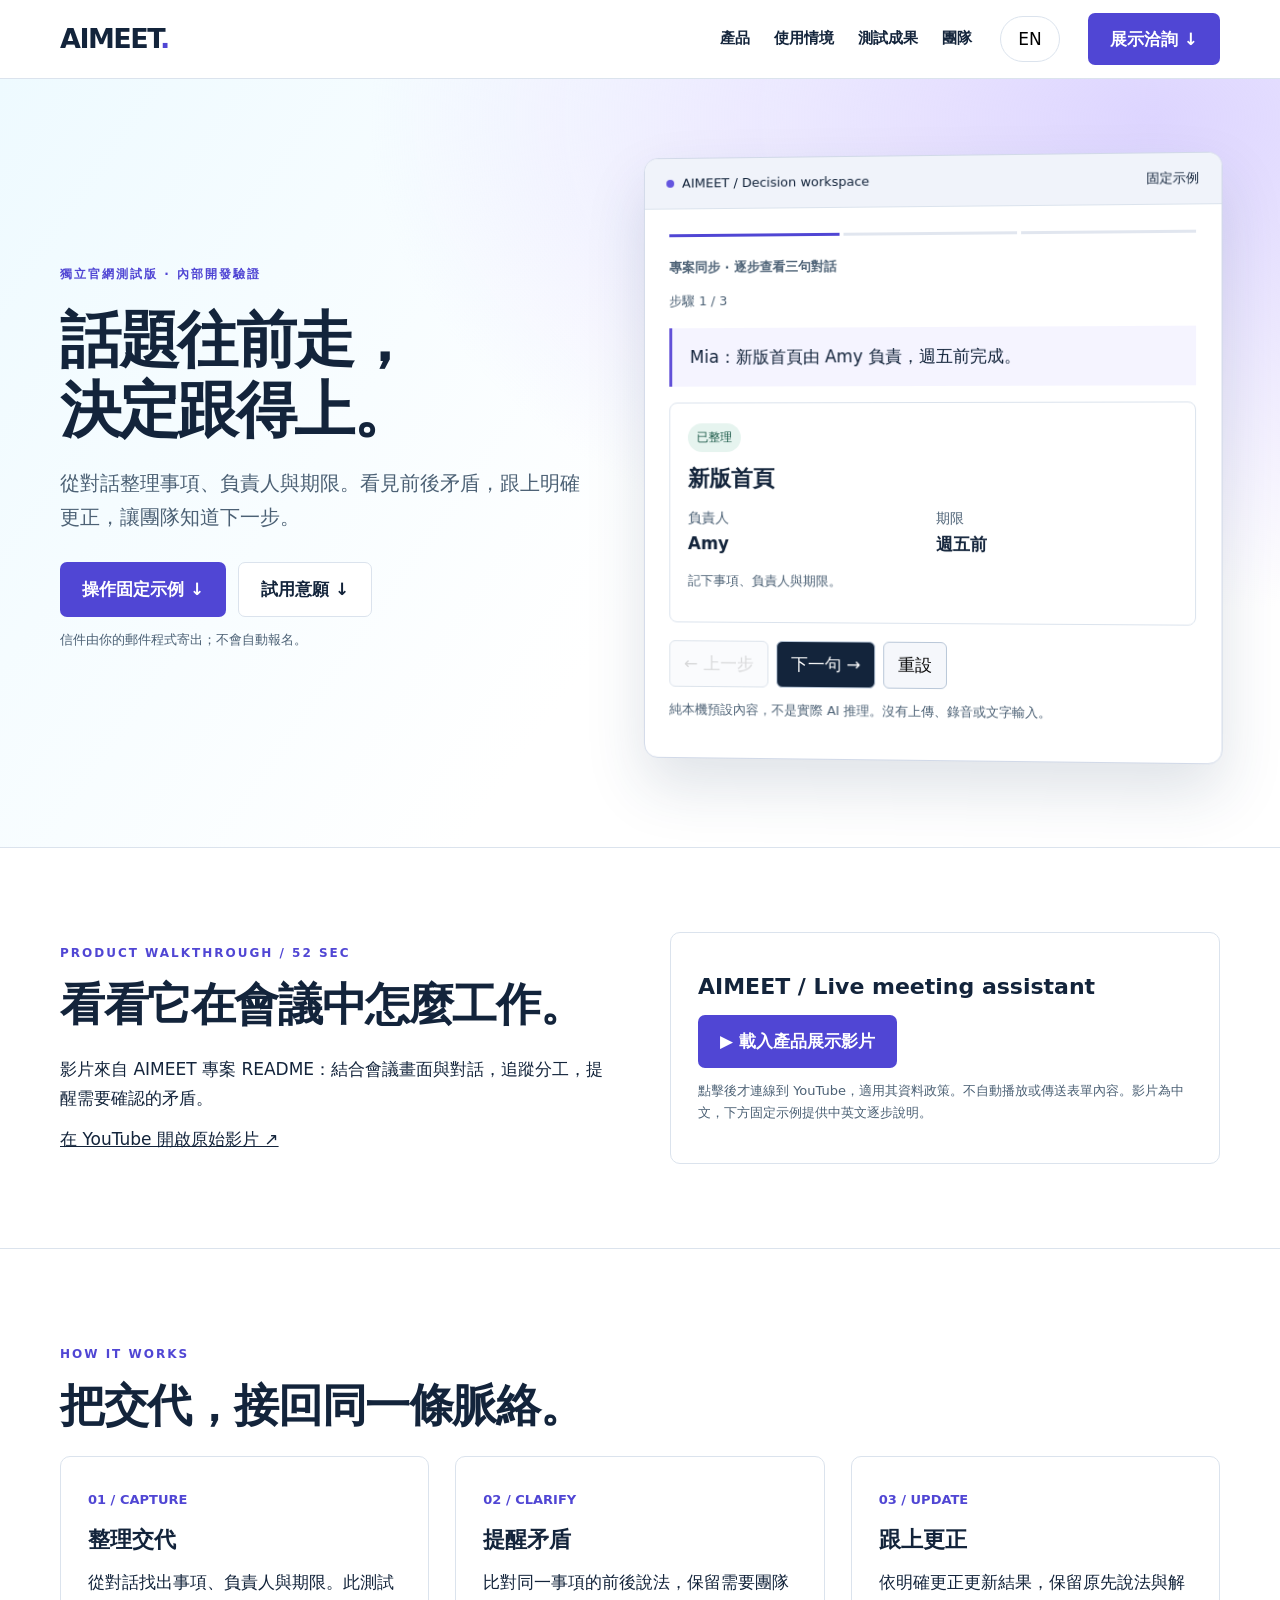
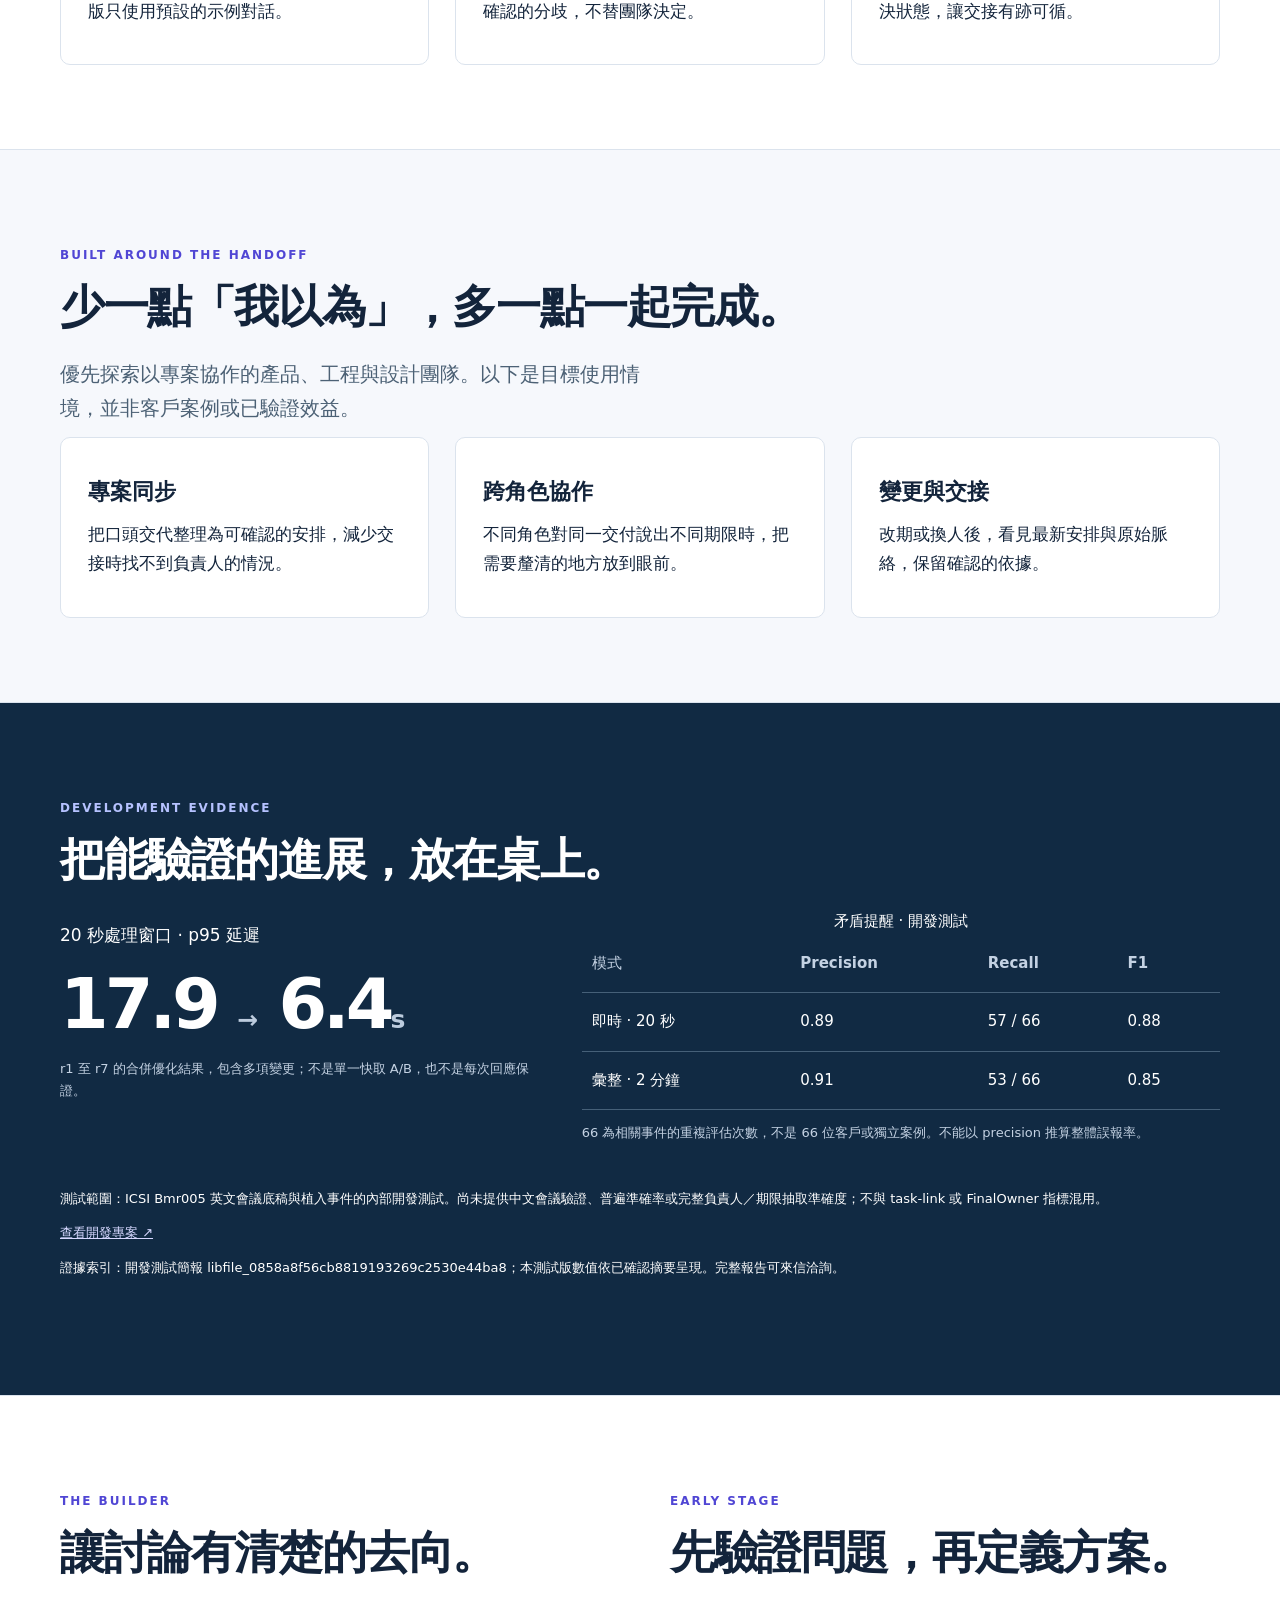
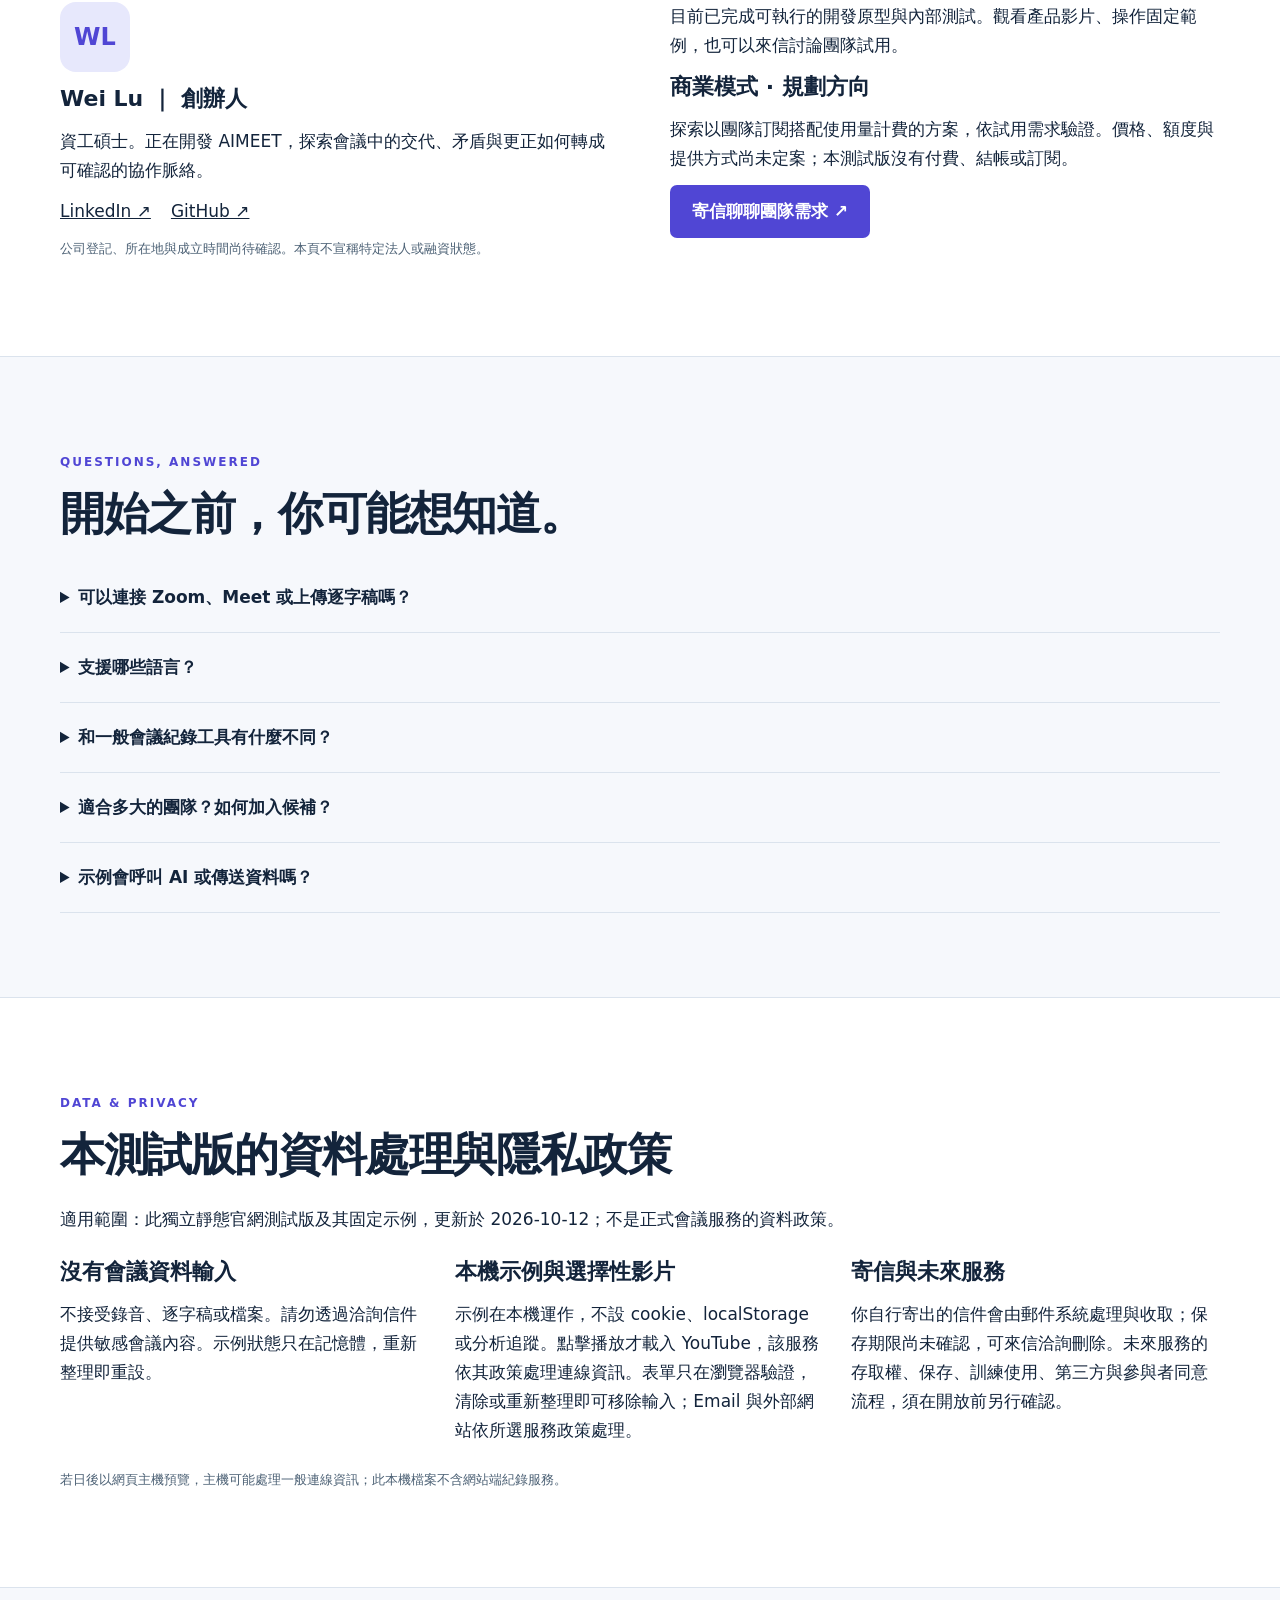
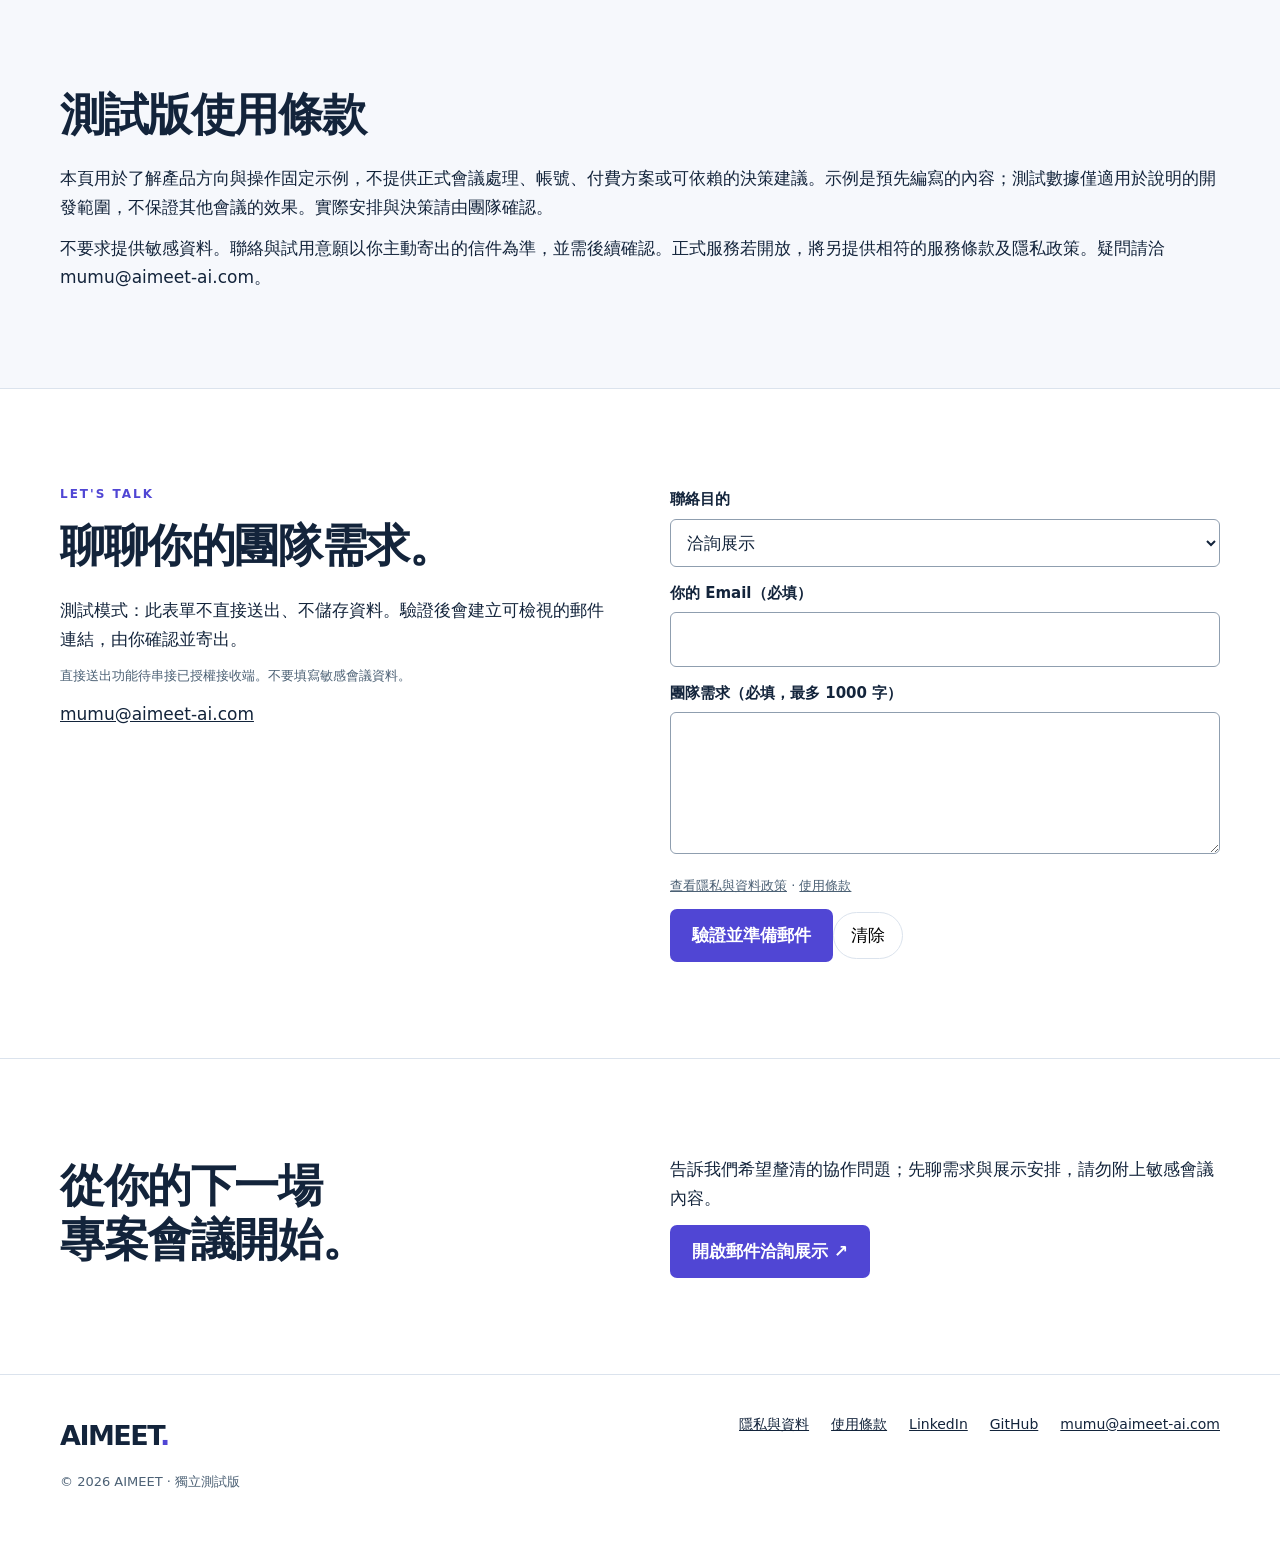
<file: preview/index.html>
<!doctype html>
<html lang="zh-Hant">
<head><meta charset="utf-8"><meta name="viewport" content="width=device-width,initial-scale=1"><meta name="robots" content="noindex,nofollow"><meta name="description" content="AIMEET 獨立測試版：整理會議交代、提醒矛盾、跟上更正。"><title>AIMEET — 把討論接成共識</title>
<meta http-equiv="Content-Security-Policy" content="default-src 'none'; script-src 'unsafe-inline'; style-src 'unsafe-inline'; img-src data:; connect-src 'none'; frame-src https://www.youtube-nocookie.com; font-src 'none'; form-action 'none'; base-uri 'none'">
<style>
:root{--ink:#13243b;--muted:#4c6175;--purple:#5046d4;--line:#dbe3ed;--paper:#f6f8fc}*{box-sizing:border-box}html{scroll-behavior:smooth;scroll-padding-top:90px}body{margin:0;font:17px/1.7 system-ui,-apple-system,"Segoe UI",sans-serif;color:var(--ink);background:white}a{color:inherit}button{font:inherit;cursor:pointer}a,button,summary{touch-action:manipulation}a:focus-visible,button:focus-visible,summary:focus-visible{outline:3px solid #e38800;outline-offset:5px}.wrap{width:min(1160px,calc(100% - 48px));margin:auto}.skip{position:absolute;left:12px;top:-80px;background:white;padding:12px;z-index:10}.skip:focus{top:12px}header{position:sticky;top:0;z-index:5;background:#fffffff2;border-bottom:1px solid var(--line)}.nav{display:flex;align-items:center;gap:28px;min-height:78px}.brand{font-weight:850;font-size:27px;letter-spacing:-1.5px;text-decoration:none}.brand span{color:var(--purple)}nav{display:flex;gap:24px;margin-left:auto}nav a{text-decoration:none;font-size:15px;font-weight:650}.lang{border:1px solid var(--line);border-radius:24px;background:white;padding:8px 17px;min-height:44px}.btn{display:inline-flex;align-items:center;justify-content:center;gap:14px;text-decoration:none;background:var(--purple);color:white;border:0;border-radius:7px;padding:12px 22px;font-weight:650;min-height:48px}.btn.light{color:var(--ink);background:white;border:1px solid var(--line)}.hero{padding:76px 0 86px;background:radial-gradient(ellipse at 90% 5%,#ddd5ff 0,transparent 48%),linear-gradient(125deg,#eefaff,#fff 55%)}.hero-grid{display:grid;grid-template-columns:1fr 1.1fr;gap:52px;align-items:center}.eyebrow{font:700 12px/1.5 system-ui;letter-spacing:2px;text-transform:uppercase;color:var(--purple)}h1{font-size:clamp(42px,4.8vw,68px);line-height:1.13;letter-spacing:-2.5px;margin:22px 0}h2{font-size:clamp(30px,3.5vw,46px);line-height:1.22;letter-spacing:-1.4px;margin:16px 0 22px}h3{font-size:22px;line-height:1.4;margin:12px 0}p{margin:12px 0}.lead{font-size:20px;color:var(--muted);max-width:600px}.actions{display:flex;gap:12px;flex-wrap:wrap;margin:28px 0 12px}.fine{font-size:13px;color:var(--muted)}.window{background:white;border:1px solid #d1d9e8;box-shadow:0 28px 60px #243e6225;border-radius:14px;overflow:hidden;transform:perspective(1800px) rotateY(-4deg)}.toolbar{background:#f0f3fa;padding:14px 22px;font-size:13px;display:flex;justify-content:space-between;border-bottom:1px solid var(--line)}.dot{display:inline-block;width:8px;height:8px;background:#6455df;border-radius:50%;margin-right:8px}.demo{padding:25px}.demo-title{font-size:13px;color:var(--muted);font-weight:700}.quote{padding:15px 18px;border-left:3px solid #6251d8;background:#f5f4ff;margin:16px 0}.state{font-size:12px;background:#e6f4ef;color:#175645;padding:4px 9px;border-radius:20px;display:inline-block}.state.warn{background:#fff0d9;color:#785000}.task{padding:18px;border:1px solid var(--line);border-radius:8px}.fields{display:grid;grid-template-columns:1fr 1fr;gap:12px}.fields small{display:block;color:var(--muted)}.controls{display:flex;gap:8px;flex-wrap:wrap;margin-top:18px}.controls button{background:#f5f7fb;border:1px solid #b9c7d8;border-radius:6px;padding:8px 14px;min-height:44px}.controls .active{background:var(--ink);color:white}.progress{display:flex;gap:4px;margin-bottom:20px}.progress i{height:3px;background:#e1e6ef;flex:1}.progress i.on{background:var(--purple)}section{padding:84px 0;border-top:1px solid var(--line)}.grid3{display:grid;grid-template-columns:repeat(3,1fr);gap:26px}.card{padding:27px;border:1px solid var(--line);border-radius:10px;background:white}.num{color:var(--purple);font:700 13px system-ui}.soft{background:var(--paper)}.dark{background:#112a43;color:white}.dark .eyebrow{color:#b6c2ff}.dark .fine,.dark .lead{color:#c4d2e3}.metrics{display:grid;grid-template-columns:.85fr 1.15fr;gap:50px;align-items:start}.big{font-size:70px;letter-spacing:-4px;font-weight:750;line-height:1.2}.big small{font-size:25px;letter-spacing:0;color:#bccbdd}table{border-collapse:collapse;width:100%;font-size:15px}th,td{padding:16px 10px;border-bottom:1px solid #466078;text-align:left}th{color:#c4d2e3;font-weight:550}.source{font-size:13px;padding:20px 0}.source a{color:#d6d8ff}details{border-bottom:1px solid var(--line);padding:20px 0}summary{font-weight:650;cursor:pointer}details p{color:var(--muted);max-width:900px}.split{display:grid;grid-template-columns:1fr 1fr;gap:60px}.avatar{width:70px;height:70px;background:#e7e8fc;color:var(--purple);border-radius:16px;display:grid;place-items:center;font-weight:750;font-size:24px}.links{display:flex;gap:20px}.policy{padding:25px;background:var(--paper);border-radius:8px;margin-top:20px}footer{padding:38px 0;border-top:1px solid var(--line)}.foot{display:flex;justify-content:space-between;gap:25px;flex-wrap:wrap}.legal{font-size:14px;display:flex;gap:22px;flex-wrap:wrap}[hidden]{display:none!important}@media(max-width:800px){.wrap{width:calc(100% - 32px)}.nav{gap:12px;flex-wrap:wrap;padding:14px 0}.lang{margin-left:auto}nav{order:3;width:100%;margin:0;justify-content:space-between;gap:10px}.hero{padding:46px 0}.hero-grid,.metrics,.split{grid-template-columns:1fr;gap:32px}.window{transform:none}.grid3{grid-template-columns:1fr}section{padding:54px 0}.big{font-size:55px}h1{letter-spacing:-1.5px}.toolbar{padding:12px}.demo{padding:18px}table{font-size:13px}th,td{padding:12px 5px}.nav .btn{display:none}}@media(prefers-reduced-motion:reduce){html{scroll-behavior:auto}}
form label{display:block;font-size:15px;font-weight:650;margin:14px 0 6px}input,select,textarea{width:100%;padding:12px;border:1px solid #8f9eaf;border-radius:6px;background:white;color:var(--ink);font:inherit}input:focus-visible,select:focus-visible,textarea:focus-visible{outline:3px solid #e38800;outline-offset:2px}button:disabled{opacity:.5;cursor:default}</style></head><body><a class="skip" href="#main" data-zh="跳至主要內容" data-en="Skip to content">跳至主要內容</a>
<header><div class="wrap nav"><a class="brand" href="#main">AIMEET<span>.</span></a><nav aria-label="Primary"><a href="#product" data-zh="產品" data-en="Product">產品</a><a href="#use" data-zh="使用情境" data-en="Use cases">使用情境</a><a href="#results" data-zh="測試成果" data-en="Evidence">測試成果</a><a href="#team" data-zh="團隊" data-en="Team">團隊</a></nav><button class="lang" id="lang" aria-label="Switch to English">EN</button><a class="btn" href="#contact" data-zh="展示洽詢 ↓" data-en="Discuss a demo ↓">展示洽詢 ↓</a></div></header>
<main id="main"><div class="hero"><div class="wrap hero-grid"><div><p class="eyebrow" data-zh="獨立官網測試版 · 內部開發驗證" data-en="Independent website preview · Internal validation">獨立官網測試版 · 內部開發驗證</p><h1 data-zh="話題往前走，<br>決定跟得上。" data-en="Keep the discussion moving.<br>Keep decisions aligned.">話題往前走，<br>決定跟得上。</h1><p class="lead" data-zh="從對話整理事項、負責人與期限。看見前後矛盾，跟上明確更正，讓團隊知道下一步。" data-en="Bring tasks, owners and deadlines together. Surface conflicting statements and follow explicit corrections so teams can see the next step.">從對話整理事項、負責人與期限。看見前後矛盾，跟上明確更正，讓團隊知道下一步。</p><div class="actions"><a class="btn" href="#demo" data-zh="操作固定示例 ↓" data-en="Try the fixed example ↓">操作固定示例 ↓</a><a class="btn light" href="#contact" data-zh="試用意願 ↓" data-en="Beta interest ↓">試用意願 ↓</a></div><p class="fine" data-zh="信件由你的郵件程式寄出；不會自動報名。" data-en="Your email app sends the message; no automatic signup.">信件由你的郵件程式寄出；不會自動報名。</p></div>
<div class="window" id="demo"><div class="toolbar"><span><i class="dot"></i>AIMEET / Decision workspace</span><span data-zh="固定示例" data-en="Fixed example">固定示例</span></div><div class="demo"><div class="progress" aria-hidden="true"><i class="on"></i><i></i><i></i></div><div class="demo-title" data-zh="專案同步 · 逐步查看三句對話" data-en="Project sync · Explore three statements">專案同步 · 逐步查看三句對話</div><div id="demo-output" aria-live="polite" aria-atomic="true"></div><div class="controls"><button id="prev" data-zh="← 上一步" data-en="← Previous">← 上一步</button><button id="next" class="active" data-zh="下一句 →" data-en="Next statement →">下一句 →</button><button id="reset" data-zh="重設" data-en="Reset">重設</button></div><p class="fine" data-zh="純本機預設內容，不是實際 AI 推理。沒有上傳、錄音或會議文字輸入。" data-en="Browser-local preset content, not live AI inference. No uploads, recording or meeting-text input.">純本機預設內容，不是實際 AI 推理。沒有上傳、錄音或文字輸入。</p></div></div></div></div>
<section id="video"><div class="wrap split"><div><p class="eyebrow">PRODUCT WALKTHROUGH / 52 SEC</p><h2 data-zh="看看它在會議中怎麼工作。" data-en="See it working in a meeting.">看看它在會議中怎麼工作。</h2><p data-zh="影片來自 AIMEET 專案 README：結合會議畫面與對話，追蹤分工，提醒需要確認的矛盾。" data-en="The video is linked from the AIMEET README: combine meeting visuals and dialogue, track assignments and flag conflicts for confirmation.">影片來自 AIMEET 專案 README：結合會議畫面與對話，追蹤分工，提醒需要確認的矛盾。</p><a href="https://www.youtube.com/watch?v=27ZzpMc-uB0" data-zh="在 YouTube 開啟原始影片 ↗" data-en="Open the original on YouTube ↗">在 YouTube 開啟原始影片 ↗</a></div><div class="card"><h3>AIMEET / Live meeting assistant</h3><button class="btn" id="load-video" data-zh="▶ 載入產品展示影片" data-en="▶ Load product video">▶ 載入產品展示影片</button><p class="fine" data-zh="點擊後才連線到 YouTube，適用其資料政策。不自動播放或傳送表單內容。影片為中文，下方固定示例提供中英文逐步說明。" data-en="Connects to YouTube only after a click, under its data policy. No autoplay or form data is sent. The video is in Chinese; the fixed example provides bilingual steps.">點擊後才連線到 YouTube，適用其資料政策。不自動播放或傳送表單內容。影片為中文，下方固定示例提供中英文逐步說明。</p></div></div></section><section id="product"><div class="wrap"><p class="eyebrow">HOW IT WORKS</p><h2 data-zh="把交代，接回同一條脈絡。" data-en="Keep every change in the same thread.">把交代，接回同一條脈絡。</h2><div class="grid3"><article class="card"><span class="num">01 / CAPTURE</span><h3 data-zh="整理交代" data-en="Capture commitments">整理交代</h3><p data-zh="從對話找出事項、負責人與期限。此測試版只使用預設的示例對話。" data-en="Identify tasks, owners and deadlines from a conversation. This preview uses only preset example dialogue.">從對話找出事項、負責人與期限。此測試版只使用預設的示例對話。</p></article><article class="card"><span class="num">02 / CLARIFY</span><h3 data-zh="提醒矛盾" data-en="Surface conflicts">提醒矛盾</h3><p data-zh="比對同一事項的前後說法，保留需要團隊確認的分歧，不替團隊決定。" data-en="Compare statements about the same task. Flag differences for the team to confirm rather than deciding for them.">比對同一事項的前後說法，保留需要團隊確認的分歧，不替團隊決定。</p></article><article class="card"><span class="num">03 / UPDATE</span><h3 data-zh="跟上更正" data-en="Follow corrections">跟上更正</h3><p data-zh="依明確更正更新結果，保留原先說法與解決狀態，讓交接有跡可循。" data-en="Update the result after an explicit correction and retain earlier statements and resolution status for a traceable handoff.">依明確更正更新結果，保留原先說法與解決狀態，讓交接有跡可循。</p></article></div></div></section>
<section class="soft" id="use"><div class="wrap"><p class="eyebrow">BUILT AROUND THE HANDOFF</p><h2 data-zh="少一點「我以為」，多一點一起完成。" data-en="Less ambiguity. A clearer handoff.">少一點「我以為」，多一點一起完成。</h2><p class="lead" data-zh="優先探索以專案協作的產品、工程與設計團隊。以下是目標使用情境，並非客戶案例或已驗證效益。" data-en="The initial focus is project-based product, engineering and design teams. These are intended use cases, not customer stories or proven benefits.">優先探索以專案協作的產品、工程與設計團隊。以下是目標使用情境，並非客戶案例或已驗證效益。</p><div class="grid3"><article class="card"><h3 data-zh="專案同步" data-en="Project syncs">專案同步</h3><p data-zh="把口頭交代整理為可確認的安排，減少交接時找不到負責人的情況。" data-en="Turn spoken commitments into arrangements the team can confirm, including who owns each next step.">把口頭交代整理為可確認的安排，減少交接時找不到負責人的情況。</p></article><article class="card"><h3 data-zh="跨角色協作" data-en="Cross-functional work">跨角色協作</h3><p data-zh="不同角色對同一交付說出不同期限時，把需要釐清的地方放到眼前。" data-en="Bring conflicting deadlines for the same deliverable into view across roles.">不同角色對同一交付說出不同期限時，把需要釐清的地方放到眼前。</p></article><article class="card"><h3 data-zh="變更與交接" data-en="Changes and handoffs">變更與交接</h3><p data-zh="改期或換人後，看見最新安排與原始脈絡，保留確認的依據。" data-en="See the latest arrangement after a schedule or owner change, alongside the context for confirmation.">改期或換人後，看見最新安排與原始脈絡，保留確認的依據。</p></article></div></div></section>
<section class="dark" id="results"><div class="wrap"><p class="eyebrow">DEVELOPMENT EVIDENCE</p><h2 data-zh="把能驗證的進展，放在桌上。" data-en="Put verifiable progress on the table.">把能驗證的進展，放在桌上。</h2><div class="metrics"><div><p data-zh="20 秒處理窗口 · p95 延遲" data-en="20-second processing windows · p95 latency">20 秒處理窗口 · p95 延遲</p><div class="big">17.9 <small>→</small> 6.4<small>s</small></div><p class="fine" data-zh="r1 至 r7 的合併優化結果，包含多項變更；不是單一快取 A/B，也不是每次回應保證。" data-en="Combined optimizations from r1 to r7, involving multiple changes. Not a cache-only A/B test or a response-time guarantee.">r1 至 r7 的合併優化結果，包含多項變更；不是單一快取 A/B，也不是每次回應保證。</p></div><div><table><caption data-zh="矛盾提醒 · 開發測試" data-en="Conflict alerts · Development test">矛盾提醒 · 開發測試</caption><thead><tr><th data-zh="模式" data-en="Mode">模式</th><th>Precision</th><th>Recall</th><th>F1</th></tr></thead><tbody><tr><td data-zh="即時 · 20 秒" data-en="Immediate · 20s">即時 · 20 秒</td><td>0.89</td><td>57 / 66</td><td>0.88</td></tr><tr><td data-zh="彙整 · 2 分鐘" data-en="Summary · 2 min">彙整 · 2 分鐘</td><td>0.91</td><td>53 / 66</td><td>0.85</td></tr></tbody></table><p class="fine" data-zh="66 為相關事件的重複評估次數，不是 66 位客戶或獨立案例。不能以 precision 推算整體誤報率。" data-en="66 counts repeated evaluations of relevant events, not 66 customers or independent cases. Precision does not establish an overall false-positive rate.">66 為相關事件的重複評估次數，不是 66 位客戶或獨立案例。不能以 precision 推算整體誤報率。</p></div></div><div class="source"><p data-zh="測試範圍：ICSI Bmr005 英文會議底稿與植入事件的內部開發測試。尚未提供中文會議驗證、普遍準確率或完整負責人／期限抽取準確度；不與 task-link 或 FinalOwner 指標混用。" data-en="Scope: internal development tests using the English ICSI Bmr005 meeting and injected events. Chinese meeting validation, general accuracy and complete owner/deadline extraction accuracy are not established. These results are separate from task-link and FinalOwner metrics.">測試範圍：ICSI Bmr005 英文會議底稿與植入事件的內部開發測試。尚未提供中文會議驗證、普遍準確率或完整負責人／期限抽取準確度；不與 task-link 或 FinalOwner 指標混用。</p><a href="https://github.com/Weiqd7779/Aimeet" data-zh="查看開發專案 ↗" data-en="View the development project ↗">查看開發專案 ↗</a><p data-zh="證據索引：開發測試簡報 libfile_0858a8f56cb8819193269c2530e44ba8；本測試版數值依已確認摘要呈現。完整報告可來信洽詢。" data-en="Evidence index: development-test presentation libfile_0858a8f56cb8819193269c2530e44ba8. This preview uses the confirmed summary; email to discuss the full report.">證據索引：開發測試簡報 libfile_0858a8f56cb8819193269c2530e44ba8；本測試版數值依已確認摘要呈現。完整報告可來信洽詢。</p></div></div></section>
<section id="team"><div class="wrap split"><div><p class="eyebrow">THE BUILDER</p><h2 data-zh="讓討論有清楚的去向。" data-en="Give conversations a clear next step.">讓討論有清楚的去向。</h2><div class="avatar" aria-hidden="true">WL</div><h3 data-zh="Wei Lu ｜ 創辦人" data-en="Wei Lu | Founder">Wei Lu ｜ 創辦人</h3><p data-zh="資工碩士。正在開發 AIMEET，探索會議中的交代、矛盾與更正如何轉成可確認的協作脈絡。" data-en="Master's degree in computer science. Building AIMEET to explore how commitments, conflicts and corrections in meetings can become context teams can confirm.">資工碩士。正在開發 AIMEET，探索會議中的交代、矛盾與更正如何轉成可確認的協作脈絡。</p><div class="links"><a href="https://linkedin.com/in/weiweilulu">LinkedIn ↗</a><a href="https://github.com/Weiqd7779">GitHub ↗</a></div><p class="fine" data-zh="公司登記、所在地與成立時間尚待確認。本頁不宣稱特定法人或融資狀態。" data-en="Company registration, location and founding date await confirmation. This page makes no claim about a legal entity or funding status.">公司登記、所在地與成立時間尚待確認。本頁不宣稱特定法人或融資狀態。</p></div><div><p class="eyebrow">EARLY STAGE</p><h2 data-zh="先驗證問題，再定義方案。" data-en="Validate the need. Shape the offering.">先驗證問題，再定義方案。</h2><p data-zh="目前已完成可執行的開發原型與內部測試。觀看產品影片、操作固定範例，也可以來信討論團隊試用。" data-en="An executable development prototype and internal tests are available. Watch the product video, explore the fixed example, or email to discuss a team trial.">目前已完成可執行的開發原型與內部測試。觀看產品影片、操作固定範例，也可以來信討論團隊試用。</p><h3 data-zh="商業模式 · 規劃方向" data-en="Business model · Proposed direction">商業模式 · 規劃方向</h3><p data-zh="探索以團隊訂閱搭配使用量計費的方案，依試用需求驗證。價格、額度與提供方式尚未定案；本測試版沒有付費、結帳或訂閱。" data-en="Explore team subscriptions with usage-based pricing, subject to validation with prospective users. Prices, allowances and delivery are undecided. This preview has no payments, checkout or subscriptions.">探索以團隊訂閱搭配使用量計費的方案，依試用需求驗證。價格、額度與提供方式尚未定案；本測試版沒有付費、結帳或訂閱。</p><a class="btn" href="mailto:mumu@aimeet-ai.com?subject=AIMEET%20Team%20Needs" data-zh="寄信聊聊團隊需求 ↗" data-en="Email your team needs ↗">寄信聊聊團隊需求 ↗</a></div></div></section>
<section class="soft" id="faq"><div class="wrap"><p class="eyebrow">QUESTIONS, ANSWERED</p><h2 data-zh="開始之前，你可能想知道。" data-en="Before you get started.">開始之前，你可能想知道。</h2>
<details><summary data-zh="可以連接 Zoom、Meet 或上傳逐字稿嗎？" data-en="Can I connect Zoom or Meet, or upload a transcript?">可以連接 Zoom、Meet 或上傳逐字稿嗎？</summary><p data-zh="開發原型在 Chrome 或 Edge 中擷取麥克風、分享分頁的聲音與畫面，經後端轉錄與分析，再將提醒與報告送回介面。這個官網提供影片與固定範例；試用安排可透過聯絡區洽詢。" data-en="The development prototype captures microphone audio and shared-tab audio and visuals in Chrome or Edge. The backend transcribes and analyzes the stream, then returns alerts and reports. This website offers the video and a fixed example; use the contact section to discuss a trial.">開發原型在 Chrome 或 Edge 中擷取麥克風、分享分頁的聲音與畫面，經後端轉錄與分析，再將提醒與報告送回介面。這個官網提供影片與固定範例；試用安排可透過聯絡區洽詢。</p></details>
<details><summary data-zh="支援哪些語言？" data-en="Which languages are supported?">支援哪些語言？</summary><p data-zh="網站和固定示例提供繁體中文、英文；產品影片展示中文操作。量化測試採英文會議底稿，中文會議效果會另外評估。" data-en="The website and fixed example support Traditional Chinese and English; the product video demonstrates Chinese operation. Quantitative tests use an English meeting; Chinese meeting performance will be evaluated separately.">網站和固定示例提供繁體中文、英文；產品影片展示中文操作。量化測試採英文會議底稿，中文會議效果會另外評估。</p></details>
<details><summary data-zh="和一般會議紀錄工具有什麼不同？" data-en="How does this differ from meeting notes?">和一般會議紀錄工具有什麼不同？</summary><p data-zh="AIMEET 追蹤負責人和期限，對照前後說法，遇到矛盾時提醒團隊確認，再跟上明確更正。" data-en="AIMEET tracks owners and deadlines, compares statements, flags conflicts for team confirmation, and follows explicit corrections.">AIMEET 追蹤負責人和期限，對照前後說法，遇到矛盾時提醒團隊確認，再跟上明確更正。</p></details>
<details><summary data-zh="適合多大的團隊？如何加入候補？" data-en="What team size is suitable, and how do I express interest?">適合多大的團隊？如何加入候補？</summary><p data-zh="適合需要追蹤分工與變更的產品、工程及設計團隊。在聯絡區描述團隊的會議情境，準備試用意願郵件，再一起確認試用安排。" data-en="For product, engineering and design teams that track assignments and changes. Describe your meeting needs in the contact section and prepare a beta-interest email to discuss trial arrangements.">適合需要追蹤分工與變更的產品、工程及設計團隊。在聯絡區描述團隊的會議情境，準備試用意願郵件，再一起確認試用安排。</p></details>
<details><summary data-zh="示例會呼叫 AI 或傳送資料嗎？" data-en="Does the example call AI or send data?">示例會呼叫 AI 或傳送資料嗎？</summary><p data-zh="互動示例在瀏覽器中切換固定內容，不呼叫 AI 或傳送操作資料。影片在點擊後才載入 YouTube；聯絡表單驗證後提供郵件草稿連結。" data-en="The interactive example switches preset content locally without calling AI or sending action data. YouTube loads after you click the video button. The contact form validates your input and prepares an email draft link.">不會。示例只切換瀏覽器記憶體中的固定文字。沒有 API、追蹤器或表單收集服務，也不保存示例操作。</p></details>
</div></section>
<section id="privacy"><div class="wrap"><p class="eyebrow">DATA & PRIVACY</p><h2 data-zh="本測試版的資料處理與隱私政策" data-en="Data handling and privacy for this preview">本測試版的資料處理與隱私政策</h2><p data-zh="適用範圍：此獨立靜態官網測試版及其固定示例，更新於 2026-10-12；不是正式會議服務的資料政策。" data-en="Scope: this independent static website preview and its fixed example, updated 2026-10-12. This is not a data policy for a production meeting service.">適用範圍：此獨立靜態官網測試版及其固定示例，更新於 2026-10-12；不是正式會議服務的資料政策。</p><div class="grid3"><div><h3 data-zh="沒有會議資料輸入" data-en="No meeting input">沒有會議資料輸入</h3><p data-zh="不接受錄音、逐字稿或檔案。請勿透過洽詢信件提供敏感會議內容。示例狀態只在記憶體，重新整理即重設。" data-en="No recordings, transcripts or files are accepted. Do not include sensitive meeting content in inquiries. Example state exists only in memory and resets on reload.">不接受錄音、逐字稿或檔案。請勿透過洽詢信件提供敏感會議內容。示例狀態只在記憶體，重新整理即重設。</p></div><div><h3 data-zh="本機示例與選擇性影片" data-en="Local example and optional video">本機示例與選擇性影片</h3><p data-zh="示例在本機運作，不設 cookie、localStorage 或分析追蹤。點擊播放才載入 YouTube，該服務依其政策處理連線資訊。表單只在瀏覽器驗證，清除或重新整理即可移除輸入；Email 與外部網站依所選服務政策處理。" data-en="Example actions stay local; this page sets no cookies, localStorage or analytics. YouTube loads only after a play click and handles connection information under its policy. Form validation stays in the browser; clear or reload to remove input. Email and external sites follow their own policies.">示例在本機運作，不設 cookie、localStorage 或分析追蹤。點擊播放才載入 YouTube，該服務依其政策處理連線資訊。表單只在瀏覽器驗證，清除或重新整理即可移除輸入；Email 與外部網站依所選服務政策處理。</p></div><div><h3 data-zh="寄信與未來服務" data-en="Email and future service">寄信與未來服務</h3><p data-zh="你自行寄出的信件會由郵件系統處理與收取；保存期限尚未確認，可來信洽詢刪除。未來服務的存取權、保存、訓練使用、第三方與參與者同意流程，須在開放前另行確認。" data-en="Messages you send are processed and received through email systems. Retention is unconfirmed; email to discuss deletion. Future service access, retention, training use, third parties and participant consent must be defined before launch.">你自行寄出的信件會由郵件系統處理與收取；保存期限尚未確認，可來信洽詢刪除。未來服務的存取權、保存、訓練使用、第三方與參與者同意流程，須在開放前另行確認。</p></div></div><p class="fine" data-zh="若日後以網頁主機預覽，主機可能處理一般連線資訊；此本機檔案不含網站端紀錄服務。" data-en="If later hosted, the host may process ordinary connection information. This local file includes no website logging service.">若日後以網頁主機預覽，主機可能處理一般連線資訊；此本機檔案不含網站端紀錄服務。</p></div></section>
<section id="terms" class="soft"><div class="wrap"><h2 data-zh="測試版使用條款" data-en="Preview terms">測試版使用條款</h2><p data-zh="本頁用於了解產品方向與操作固定示例，不提供正式會議處理、帳號、付費方案或可依賴的決策建議。示例是預先編寫的內容；測試數據僅適用於說明的開發範圍，不保證其他會議的效果。實際安排與決策請由團隊確認。" data-en="This page explains the product direction and provides a fixed example. It offers no production meeting processing, accounts, paid plans or decision advice to rely on. Example content is prewritten; test metrics apply only to the stated development scope and do not guarantee results for other meetings. Teams should confirm real arrangements and decisions.">本頁用於了解產品方向與操作固定示例，不提供正式會議處理、帳號、付費方案或可依賴的決策建議。示例是預先編寫的內容；測試數據僅適用於說明的開發範圍，不保證其他會議的效果。實際安排與決策請由團隊確認。</p><p data-zh="不要求提供敏感資料。聯絡與試用意願以你主動寄出的信件為準，並需後續確認。正式服務若開放，將另提供相符的服務條款及隱私政策。疑問請洽 mumu@aimeet-ai.com。" data-en="Sensitive data is not requested. Contact and beta interest depend on an email you choose to send and require follow-up confirmation. A future production service will need its own matching terms and privacy policy. Questions: mumu@aimeet-ai.com.">不要求提供敏感資料。聯絡與試用意願以你主動寄出的信件為準，並需後續確認。正式服務若開放，將另提供相符的服務條款及隱私政策。疑問請洽 mumu@aimeet-ai.com。</p></div></section>
<section id="contact"><div class="wrap split"><div><p class="eyebrow">LET'S TALK</p><h2 data-zh="聊聊你的團隊需求。" data-en="Tell us what your team needs.">聊聊你的團隊需求。</h2><p data-zh="測試模式：此表單不直接送出、不儲存資料。驗證後會建立可檢視的郵件連結，由你確認並寄出。" data-en="Test mode: this form does not submit or store data. After validation, it creates an email link for you to review and send.">測試模式：此表單不直接送出、不儲存資料。驗證後會建立可檢視的郵件連結，由你確認並寄出。</p><p class="fine" data-zh="直接送出功能待串接已授權接收端。不要填寫敏感會議資料。" data-en="Direct submission awaits an authorized receiving service. Do not enter sensitive meeting content.">直接送出功能待串接已授權接收端。不要填寫敏感會議資料。</p><a href="mailto:mumu@aimeet-ai.com">mumu@aimeet-ai.com</a></div><form id="inquiry"><label for="purpose" data-zh="聯絡目的" data-en="Purpose">聯絡目的</label><select id="purpose" required><option value="Demo" data-zh="洽詢展示" data-en="Discuss a demo">洽詢展示</option><option value="Beta interest" data-zh="試用意願" data-en="Beta interest">試用意願</option></select><label for="email" data-zh="你的 Email（必填）" data-en="Your email (required)">你的 Email（必填）</label><input id="email" type="email" maxlength="160" autocomplete="email" required><label for="message" data-zh="團隊需求（必填，最多 1000 字）" data-en="Team needs (required, up to 1000 characters)">團隊需求（必填，最多 1000 字）</label><textarea id="message" rows="4" maxlength="1000" required></textarea><p class="fine"><a href="privacy.html" data-zh="查看隱私與資料政策" data-en="Read privacy & data policy">查看隱私與資料政策</a> · <a href="terms.html" data-zh="使用條款" data-en="Terms">使用條款</a></p><button class="btn" type="submit" data-zh="驗證並準備郵件" data-en="Validate and prepare email">驗證並準備郵件</button><button class="lang" type="reset" data-zh="清除" data-en="Clear">清除</button><p id="form-status" role="status" class="fine"></p><a id="email-draft" class="btn light" hidden data-zh="開啟郵件程式（尚未寄出） ↗" data-en="Open email app (not sent) ↗">開啟郵件程式（尚未寄出） ↗</a></form></div></section><section><div class="wrap split"><h2 data-zh="從你的下一場<br>專案會議開始。" data-en="Start with your next<br>project conversation.">從你的下一場<br>專案會議開始。</h2><div><p data-zh="告訴我們希望釐清的協作問題；先聊需求與展示安排，請勿附上敏感會議內容。" data-en="Tell us about the collaboration problem you want to clarify. Discuss needs and a demo arrangement first; do not attach sensitive meeting content.">告訴我們希望釐清的協作問題；先聊需求與展示安排，請勿附上敏感會議內容。</p><a class="btn" href="mailto:mumu@aimeet-ai.com?subject=AIMEET%20Demo" data-zh="開啟郵件洽詢展示 ↗" data-en="Open email to discuss a demo ↗">開啟郵件洽詢展示 ↗</a></div></div></section></main>
<footer><div class="wrap foot"><div><a class="brand" href="#main">AIMEET<span>.</span></a><p class="fine" data-zh="© 2026 AIMEET · 獨立測試版" data-en="© 2026 AIMEET · Independent preview">© 2026 AIMEET · 獨立測試版</p></div><div class="legal"><a href="privacy.html" data-zh="隱私與資料" data-en="Privacy & data">隱私與資料</a><a href="terms.html" data-zh="使用條款" data-en="Terms">使用條款</a><a href="https://linkedin.com/in/weiweilulu">LinkedIn</a><a href="https://github.com/Weiqd7779">GitHub</a><a href="mailto:mumu@aimeet-ai.com">mumu@aimeet-ai.com</a></div></div></footer>
<noscript><p class="wrap">此頁需要 JavaScript 切換語言與固定示例，中文內容與 Email 連結仍可使用。 JavaScript enables language switching and the fixed example.</p></noscript>
<script>
let language='zh',step=0;
const examples={
zh:[['Mia：新版首頁由 Amy 負責，週五前完成。','已整理','Amy','週五前','記下事項、負責人與期限。'],['Ben：新版首頁不是下週一才交付嗎？','期限待確認','Amy','週五前 / 下週一？','兩種說法並存，請團隊確認；不自動選擇期限。'],['Mia：更正，期限改為下週一，Amy 負責。','已依更正更新','Amy','下週一','週五前 → 下週一。保留對話脈絡，提醒狀態已解決。']],
en:[['Mia: Amy owns the new homepage, due Friday.','Captured','Amy','By Friday','Capture the task, owner and deadline.'],['Ben: Was the new homepage due next Monday?','Deadline needs confirmation','Amy','Friday / next Monday?','Both statements are retained for the team to confirm; no deadline is chosen automatically.'],['Mia: Correction: the deadline is next Monday. Amy owns it.','Updated after correction','Amy','Next Monday','Friday → next Monday. Keep the conversation context; the alert is resolved.']]};
function render(){let x=examples[language][step];let labels=language==='zh'?['新版首頁','負責人','期限','步驟']:['New homepage','Owner','Deadline','Step'];document.getElementById('demo-output').innerHTML='<p class="fine">'+labels[3]+' '+(step+1)+' / 3</p><div class="quote">'+x[0]+'</div><div class="task"><span class="state '+(step===1?'warn':'')+'">'+x[1]+'</span><h3>'+labels[0]+'</h3><div class="fields"><div><small>'+labels[1]+'</small><strong>'+x[2]+'</strong></div><div><small>'+labels[2]+'</small><strong>'+x[3]+'</strong></div></div><p class="fine">'+x[4]+'</p></div>';document.querySelectorAll('.progress i').forEach((e,i)=>e.classList.toggle('on',i<=step));document.getElementById('prev').disabled=step===0;document.getElementById('next').disabled=step===2;}
document.getElementById('lang').addEventListener('click',()=>{language=language==='zh'?'en':'zh';document.documentElement.lang=language==='zh'?'zh-Hant':'en';document.querySelectorAll('[data-zh]').forEach(e=>e.innerHTML=e.dataset[language]);let b=document.getElementById('lang');b.textContent=language==='zh'?'EN':'中文';b.setAttribute('aria-label',language==='zh'?'Switch to English':'切換至繁體中文');document.title=language==='zh'?'AIMEET — 把討論接成共識':'AIMEET — Keep decisions aligned';render();});
document.getElementById('next').addEventListener('click',()=>{step=Math.min(2,step+1);render();});
document.getElementById('prev').addEventListener('click',()=>{step=Math.max(0,step-1);render();});
document.getElementById('reset').addEventListener('click',()=>{step=0;render();});render();
const inquiry=document.getElementById('inquiry'), draft=document.getElementById('email-draft'), status=document.getElementById('form-status');
function clearDraft(){draft.hidden=true;draft.removeAttribute('href');status.textContent='';}
inquiry.addEventListener('input',clearDraft);
inquiry.addEventListener('reset',clearDraft);
inquiry.addEventListener('submit',event=>{event.preventDefault();const email=document.getElementById('email'),message=document.getElementById('message');message.setCustomValidity(message.value.trim()?'':(language==='zh'?'請描述團隊需求。':'Please describe your team needs.'));if(!inquiry.reportValidity())return;draft.href='mailto:mumu@aimeet-ai.com?subject='+encodeURIComponent('AIMEET '+document.getElementById('purpose').value)+'&body='+encodeURIComponent('Reply email: '+email.value.trim()+'\n\n'+message.value.trim());draft.hidden=false;status.textContent=language==='zh'?'郵件草稿連結已準備。尚未送出；請開啟郵件程式檢查後寄出。':'Email draft link ready. Nothing has been sent; open your email app to review and send.';});
document.getElementById('message').addEventListener('input',event=>event.target.setCustomValidity(''));
document.getElementById('lang').addEventListener('click',clearDraft);
document.getElementById("load-video").addEventListener("click",()=>{const frame=document.createElement("iframe");frame.src="https://www.youtube-nocookie.com/embed/27ZzpMc-uB0";frame.title=language==="zh"?"AIMEET 產品展示":"AIMEET product walkthrough";frame.style="width:100%;aspect-ratio:16/9;border:0";frame.allow="fullscreen; picture-in-picture";frame.referrerPolicy="strict-origin-when-cross-origin";document.getElementById("load-video").replaceWith(frame);});
</script></body></html>
</file>
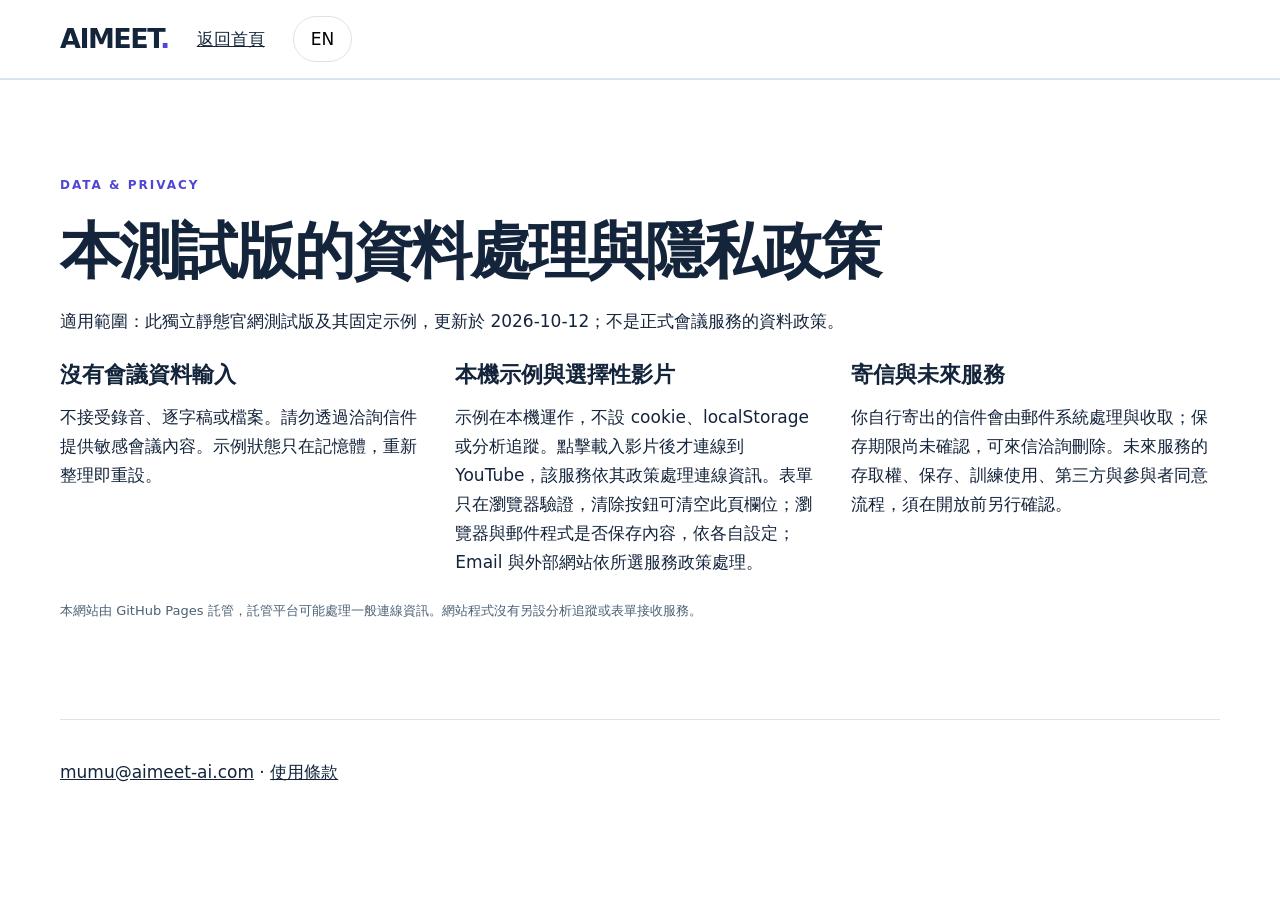
<file: privacy.html>
<!doctype html>
<html lang="zh-Hant">
<head><meta charset="utf-8"><meta name="viewport" content="width=device-width,initial-scale=1"><meta name="robots" content="index,follow"><meta id="page-description" name="description" content="AIMEET 官網測試版的資料處理說明：本機示例、選擇性 YouTube 影片與電子郵件洽詢。"><title>AIMEET｜隱私與資料政策</title>
<meta http-equiv="Content-Security-Policy" content="default-src 'none'; script-src 'unsafe-inline'; style-src 'unsafe-inline'; img-src data:; connect-src 'none'; font-src 'none'; form-action 'none'; base-uri 'none'">
<style>
:root{--ink:#13243b;--muted:#4c6175;--purple:#5046d4;--line:#dbe3ed;--paper:#f6f8fc}*{box-sizing:border-box}html{scroll-behavior:smooth;scroll-padding-top:100px}body{margin:0;font:17px/1.7 system-ui,-apple-system,"Segoe UI",sans-serif;color:var(--ink);background:white}a{color:inherit}button{font:inherit;cursor:pointer}a,button,summary{touch-action:manipulation}a:focus-visible,button:focus-visible,summary:focus-visible{outline:3px solid #aa6600;outline-offset:5px}.wrap{width:min(1160px,calc(100% - 48px));margin:auto}main{overflow-wrap:break-word}nav a{min-height:44px;display:inline-flex;align-items:center}.skip{position:absolute;left:12px;top:-80px;background:white;padding:12px;z-index:10}.skip:focus{top:12px}header{position:sticky;top:0;z-index:5;background:#fff;border-bottom:1px solid var(--line)}.nav{display:flex;align-items:center;gap:28px;min-height:78px}.brand{font-weight:850;font-size:27px;letter-spacing:-1.5px;text-decoration:none}.brand span{color:var(--purple)}nav{display:flex;gap:24px;margin-left:auto}nav a{text-decoration:none;font-size:15px;font-weight:650}.lang{border:1px solid var(--line);border-radius:24px;background:white;padding:8px 17px;min-height:44px}.btn{display:inline-flex;align-items:center;justify-content:center;gap:14px;text-decoration:none;background:var(--purple);color:white;border:0;border-radius:7px;padding:12px 22px;font-weight:650;min-height:48px}.btn.light{color:var(--ink);background:white;border:1px solid var(--line)}.hero{padding:76px 0 86px;background:radial-gradient(ellipse at 90% 5%,#ddd5ff 0,transparent 48%),linear-gradient(125deg,#eefaff,#fff 55%)}.hero-grid{display:grid;grid-template-columns:1fr 1.1fr;gap:52px;align-items:center}.eyebrow{font:700 12px/1.5 system-ui;letter-spacing:2px;text-transform:uppercase;color:var(--purple)}h1{font-size:clamp(42px,4.8vw,68px);line-height:1.13;letter-spacing:-2.5px;margin:22px 0}h2{font-size:clamp(30px,3.5vw,46px);line-height:1.22;letter-spacing:-1.4px;margin:16px 0 22px}h3{font-size:22px;line-height:1.4;margin:12px 0}p{margin:12px 0}.lead{font-size:20px;color:var(--muted);max-width:600px}.actions{display:flex;gap:12px;flex-wrap:wrap;margin:28px 0 12px}.fine{font-size:13px;color:var(--muted)}.window{background:white;border:1px solid #d1d9e8;box-shadow:0 28px 60px #243e6225;border-radius:14px;overflow:hidden;transform:perspective(1800px) rotateY(-4deg)}.toolbar{background:#f0f3fa;padding:14px 22px;font-size:13px;display:flex;justify-content:space-between;border-bottom:1px solid var(--line)}.dot{display:inline-block;width:8px;height:8px;background:#6455df;border-radius:50%;margin-right:8px}.demo{padding:25px}.demo-title{font-size:13px;color:var(--muted);font-weight:700}.quote{padding:15px 18px;border-left:3px solid #6251d8;background:#f5f4ff;margin:16px 0}.state{font-size:12px;background:#e6f4ef;color:#175645;padding:4px 9px;border-radius:20px;display:inline-block}.state.warn{background:#fff0d9;color:#785000}.task{padding:18px;border:1px solid var(--line);border-radius:8px}.fields{display:grid;grid-template-columns:1fr 1fr;gap:12px}.fields small{display:block;color:var(--muted)}.controls{display:flex;gap:8px;flex-wrap:wrap;margin-top:18px}.controls button{background:#f5f7fb;border:1px solid #b9c7d8;border-radius:6px;padding:8px 14px;min-height:44px}.controls .active{background:var(--ink);color:white}.progress{display:flex;gap:4px;margin-bottom:20px}.progress i{height:3px;background:#e1e6ef;flex:1}.progress i.on{background:var(--purple)}section{padding:84px 0;border-top:1px solid var(--line)}.grid3{display:grid;grid-template-columns:repeat(3,1fr);gap:26px}.card{padding:27px;border:1px solid var(--line);border-radius:10px;background:white}.num{color:var(--purple);font:700 13px system-ui}.soft{background:var(--paper)}.dark{background:#112a43;color:white}.dark .eyebrow{color:#b6c2ff}.dark .fine,.dark .lead{color:#c4d2e3}.metrics{display:grid;grid-template-columns:.85fr 1.15fr;gap:50px;align-items:start}.big{font-size:70px;letter-spacing:-4px;font-weight:750;line-height:1.2}.big small{font-size:25px;letter-spacing:0;color:#bccbdd}table{border-collapse:collapse;width:100%;font-size:15px}th,td{padding:16px 10px;border-bottom:1px solid #466078;text-align:left}th{color:#c4d2e3;font-weight:550}.source{font-size:13px;padding:20px 0}.source a{color:#d6d8ff}details{border-bottom:1px solid var(--line);padding:20px 0}summary{font-weight:650;cursor:pointer}details p{color:var(--muted);max-width:900px}.split{display:grid;grid-template-columns:1fr 1fr;gap:60px}.avatar{width:70px;height:70px;background:#e7e8fc;color:var(--purple);border-radius:16px;display:grid;place-items:center;font-weight:750;font-size:24px}.links{display:flex;gap:20px}.policy{padding:25px;background:var(--paper);border-radius:8px;margin-top:20px}footer{padding:38px 0;border-top:1px solid var(--line)}.foot{display:flex;justify-content:space-between;gap:25px;flex-wrap:wrap}.legal{font-size:14px;display:flex;gap:22px;flex-wrap:wrap}[hidden]{display:none!important}@media(max-width:800px){html{scroll-padding-top:140px}.wrap{width:calc(100% - 32px)}.nav{gap:12px;flex-wrap:wrap;padding:14px 0}.lang{margin-left:auto}nav{order:3;width:100%;margin:0;justify-content:space-between;gap:10px}.hero{padding:46px 0}.hero-grid,.metrics,.split{grid-template-columns:1fr;gap:32px}.window{transform:none}.grid3{grid-template-columns:1fr}section{padding:54px 0}.big{font-size:55px}h1{letter-spacing:-1.5px}.toolbar{padding:12px}.demo{padding:18px}table{font-size:13px}th,td{padding:12px 5px}.nav .btn{display:none}}@media(prefers-reduced-motion:reduce){html{scroll-behavior:auto}}
form label{display:block;font-size:15px;font-weight:650;margin:14px 0 6px}input,select,textarea{width:100%;padding:12px;border:1px solid #8f9eaf;border-radius:6px;background:white;color:var(--ink);font:inherit}input:focus-visible,select:focus-visible,textarea:focus-visible{outline:3px solid #aa6600;outline-offset:2px}button:disabled{opacity:.5;cursor:default}input,select,textarea,summary,.controls button{scroll-margin-top:150px}
</style><link rel="canonical" href="https://aimeet-ai.com/privacy.html">
</head><body><a class="skip" href="#main" data-zh="跳至主要內容" data-en="Skip to content">跳至主要內容</a><header><div class="wrap nav"><a class="brand" href="index.html">AIMEET<span>.</span></a><a href="index.html" data-zh="返回首頁" data-en="Back to home">返回首頁</a><button class="lang" id="lang" aria-label="Switch to English">EN</button></div></header><main id="main" tabindex="-1"><section id="privacy"><div class="wrap"><p class="eyebrow">DATA & PRIVACY</p><h1 data-zh="本測試版的資料處理與隱私政策" data-en="Data handling and privacy for this preview">本測試版的資料處理與隱私政策</h1><p data-zh="適用範圍：此獨立靜態官網測試版及其固定示例，更新於 2026-10-12；不是正式會議服務的資料政策。" data-en="Scope: this independent static website preview and its fixed example, updated 2026-10-12. This is not a data policy for a production meeting service.">適用範圍：此獨立靜態官網測試版及其固定示例，更新於 2026-10-12；不是正式會議服務的資料政策。</p><div class="grid3"><div><h3 data-zh="沒有會議資料輸入" data-en="No meeting input">沒有會議資料輸入</h3><p data-zh="不接受錄音、逐字稿或檔案。請勿透過洽詢信件提供敏感會議內容。示例狀態只在記憶體，重新整理即重設。" data-en="No recordings, transcripts or files are accepted. Do not include sensitive meeting content in inquiries. Example state exists only in memory and resets on reload.">不接受錄音、逐字稿或檔案。請勿透過洽詢信件提供敏感會議內容。示例狀態只在記憶體，重新整理即重設。</p></div><div><h3 data-zh="本機示例與選擇性影片" data-en="Local example and optional video">本機示例與選擇性影片</h3><p data-zh="示例在本機運作，不設 cookie、localStorage 或分析追蹤。點擊載入影片後才連線到 YouTube，該服務依其政策處理連線資訊。表單只在瀏覽器驗證，清除按鈕可清空此頁欄位；瀏覽器與郵件程式是否保存內容，依各自設定；Email 與外部網站依所選服務政策處理。" data-en="Example actions stay local; this page sets no cookies, localStorage or analytics. YouTube loads only after a load-video click and handles connection information under its policy. Form validation stays in the browser; the Clear button empties this page’s fields; browser and email-app retention depend on their settings. Email and external sites follow their own policies.">示例在本機運作，不設 cookie、localStorage 或分析追蹤。點擊載入影片後才連線到 YouTube，該服務依其政策處理連線資訊。表單只在瀏覽器驗證，清除按鈕可清空此頁欄位；瀏覽器與郵件程式是否保存內容，依各自設定；Email 與外部網站依所選服務政策處理。</p></div><div><h3 data-zh="寄信與未來服務" data-en="Email and future service">寄信與未來服務</h3><p data-zh="你自行寄出的信件會由郵件系統處理與收取；保存期限尚未確認，可來信洽詢刪除。未來服務的存取權、保存、訓練使用、第三方與參與者同意流程，須在開放前另行確認。" data-en="Messages you send are processed and received through email systems. Retention is unconfirmed; email to discuss deletion. Future service access, retention, training use, third parties and participant consent must be defined before launch.">你自行寄出的信件會由郵件系統處理與收取；保存期限尚未確認，可來信洽詢刪除。未來服務的存取權、保存、訓練使用、第三方與參與者同意流程，須在開放前另行確認。</p></div></div><p class="fine" data-zh="本網站由 GitHub Pages 託管，託管平台可能處理一般連線資訊。網站程式沒有另設分析追蹤或表單接收服務。" data-en="This website is hosted on GitHub Pages. The hosting platform may process ordinary connection information. The website code adds no analytics or form-receiving service.">本網站由 GitHub Pages 託管，託管平台可能處理一般連線資訊。網站程式沒有另設分析追蹤或表單接收服務。</p></div></section></main><footer class="wrap"><a href="mailto:mumu@aimeet-ai.com">mumu@aimeet-ai.com</a> · <a href="terms.html" data-zh="使用條款" data-en="Terms">使用條款</a></footer><script>let language=new URLSearchParams(location.search).get("lang")==="en"?"en":"zh";function applyLanguage(){document.getElementById("page-description").setAttribute("content",language==="zh"?"AIMEET 官網測試版的資料處理說明：本機示例、選擇性 YouTube 影片與電子郵件洽詢。":"How the AIMEET website preview handles its local example, optional YouTube video and email inquiries.");const currentUrl=new URL(location.href);currentUrl.searchParams.set("lang",language);history.replaceState(null,"",currentUrl);document.documentElement.lang=language==="zh"?"zh-Hant":"en";document.querySelectorAll("[data-zh]").forEach(e=>e.innerHTML=e.dataset[language]);document.getElementById("lang").textContent=language==="zh"?"EN":"中文";document.getElementById("lang").setAttribute("aria-label",language==="zh"?"Switch to English":"切換至繁體中文");document.querySelectorAll('a[href]').forEach(a=>{if(a.getAttribute('href').startsWith('#'))return;const u=new URL(a.getAttribute('href'),location.href);if(u.origin===location.origin&&/\/(index|privacy|terms)\.html$/.test(u.pathname)){u.searchParams.set('lang',language);a.setAttribute('href',u.pathname.split('/').pop()+u.search+u.hash);}});document.title=language==="zh"?"AIMEET｜隱私與資料政策":"AIMEET | Privacy & data";};document.getElementById("lang").onclick=()=>{language=language==="zh"?"en":"zh";applyLanguage();};applyLanguage();</script></body></html>
</file>
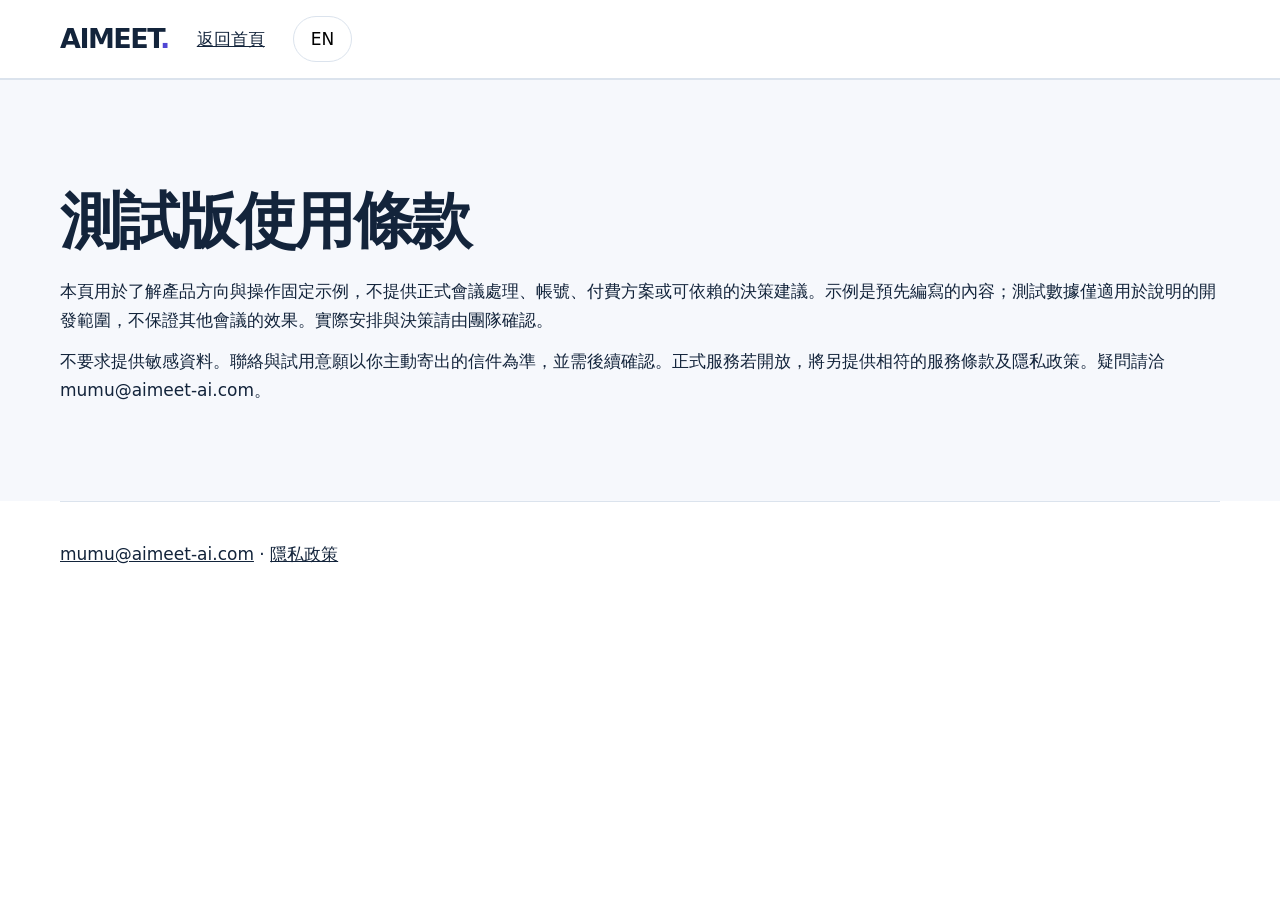
<file: terms.html>
<!doctype html>
<html lang="zh-Hant">
<head><meta charset="utf-8"><meta name="viewport" content="width=device-width,initial-scale=1"><meta name="robots" content="index,follow"><meta id="page-description" name="description" content="AIMEET 官網測試版的適用範圍與使用說明，涵蓋固定示例和電子郵件洽詢。"><title>AIMEET｜測試版使用條款</title>
<meta http-equiv="Content-Security-Policy" content="default-src 'none'; script-src 'unsafe-inline'; style-src 'unsafe-inline'; img-src data:; connect-src 'none'; font-src 'none'; form-action 'none'; base-uri 'none'">
<style>
:root{--ink:#13243b;--muted:#4c6175;--purple:#5046d4;--line:#dbe3ed;--paper:#f6f8fc}*{box-sizing:border-box}html{scroll-behavior:smooth;scroll-padding-top:100px}body{margin:0;font:17px/1.7 system-ui,-apple-system,"Segoe UI",sans-serif;color:var(--ink);background:white}a{color:inherit}button{font:inherit;cursor:pointer}a,button,summary{touch-action:manipulation}a:focus-visible,button:focus-visible,summary:focus-visible{outline:3px solid #aa6600;outline-offset:5px}.wrap{width:min(1160px,calc(100% - 48px));margin:auto}main{overflow-wrap:break-word}nav a{min-height:44px;display:inline-flex;align-items:center}.skip{position:absolute;left:12px;top:-80px;background:white;padding:12px;z-index:10}.skip:focus{top:12px}header{position:sticky;top:0;z-index:5;background:#fff;border-bottom:1px solid var(--line)}.nav{display:flex;align-items:center;gap:28px;min-height:78px}.brand{font-weight:850;font-size:27px;letter-spacing:-1.5px;text-decoration:none}.brand span{color:var(--purple)}nav{display:flex;gap:24px;margin-left:auto}nav a{text-decoration:none;font-size:15px;font-weight:650}.lang{border:1px solid var(--line);border-radius:24px;background:white;padding:8px 17px;min-height:44px}.btn{display:inline-flex;align-items:center;justify-content:center;gap:14px;text-decoration:none;background:var(--purple);color:white;border:0;border-radius:7px;padding:12px 22px;font-weight:650;min-height:48px}.btn.light{color:var(--ink);background:white;border:1px solid var(--line)}.hero{padding:76px 0 86px;background:radial-gradient(ellipse at 90% 5%,#ddd5ff 0,transparent 48%),linear-gradient(125deg,#eefaff,#fff 55%)}.hero-grid{display:grid;grid-template-columns:1fr 1.1fr;gap:52px;align-items:center}.eyebrow{font:700 12px/1.5 system-ui;letter-spacing:2px;text-transform:uppercase;color:var(--purple)}h1{font-size:clamp(42px,4.8vw,68px);line-height:1.13;letter-spacing:-2.5px;margin:22px 0}h2{font-size:clamp(30px,3.5vw,46px);line-height:1.22;letter-spacing:-1.4px;margin:16px 0 22px}h3{font-size:22px;line-height:1.4;margin:12px 0}p{margin:12px 0}.lead{font-size:20px;color:var(--muted);max-width:600px}.actions{display:flex;gap:12px;flex-wrap:wrap;margin:28px 0 12px}.fine{font-size:13px;color:var(--muted)}.window{background:white;border:1px solid #d1d9e8;box-shadow:0 28px 60px #243e6225;border-radius:14px;overflow:hidden;transform:perspective(1800px) rotateY(-4deg)}.toolbar{background:#f0f3fa;padding:14px 22px;font-size:13px;display:flex;justify-content:space-between;border-bottom:1px solid var(--line)}.dot{display:inline-block;width:8px;height:8px;background:#6455df;border-radius:50%;margin-right:8px}.demo{padding:25px}.demo-title{font-size:13px;color:var(--muted);font-weight:700}.quote{padding:15px 18px;border-left:3px solid #6251d8;background:#f5f4ff;margin:16px 0}.state{font-size:12px;background:#e6f4ef;color:#175645;padding:4px 9px;border-radius:20px;display:inline-block}.state.warn{background:#fff0d9;color:#785000}.task{padding:18px;border:1px solid var(--line);border-radius:8px}.fields{display:grid;grid-template-columns:1fr 1fr;gap:12px}.fields small{display:block;color:var(--muted)}.controls{display:flex;gap:8px;flex-wrap:wrap;margin-top:18px}.controls button{background:#f5f7fb;border:1px solid #b9c7d8;border-radius:6px;padding:8px 14px;min-height:44px}.controls .active{background:var(--ink);color:white}.progress{display:flex;gap:4px;margin-bottom:20px}.progress i{height:3px;background:#e1e6ef;flex:1}.progress i.on{background:var(--purple)}section{padding:84px 0;border-top:1px solid var(--line)}.grid3{display:grid;grid-template-columns:repeat(3,1fr);gap:26px}.card{padding:27px;border:1px solid var(--line);border-radius:10px;background:white}.num{color:var(--purple);font:700 13px system-ui}.soft{background:var(--paper)}.dark{background:#112a43;color:white}.dark .eyebrow{color:#b6c2ff}.dark .fine,.dark .lead{color:#c4d2e3}.metrics{display:grid;grid-template-columns:.85fr 1.15fr;gap:50px;align-items:start}.big{font-size:70px;letter-spacing:-4px;font-weight:750;line-height:1.2}.big small{font-size:25px;letter-spacing:0;color:#bccbdd}table{border-collapse:collapse;width:100%;font-size:15px}th,td{padding:16px 10px;border-bottom:1px solid #466078;text-align:left}th{color:#c4d2e3;font-weight:550}.source{font-size:13px;padding:20px 0}.source a{color:#d6d8ff}details{border-bottom:1px solid var(--line);padding:20px 0}summary{font-weight:650;cursor:pointer}details p{color:var(--muted);max-width:900px}.split{display:grid;grid-template-columns:1fr 1fr;gap:60px}.avatar{width:70px;height:70px;background:#e7e8fc;color:var(--purple);border-radius:16px;display:grid;place-items:center;font-weight:750;font-size:24px}.links{display:flex;gap:20px}.policy{padding:25px;background:var(--paper);border-radius:8px;margin-top:20px}footer{padding:38px 0;border-top:1px solid var(--line)}.foot{display:flex;justify-content:space-between;gap:25px;flex-wrap:wrap}.legal{font-size:14px;display:flex;gap:22px;flex-wrap:wrap}[hidden]{display:none!important}@media(max-width:800px){html{scroll-padding-top:140px}.wrap{width:calc(100% - 32px)}.nav{gap:12px;flex-wrap:wrap;padding:14px 0}.lang{margin-left:auto}nav{order:3;width:100%;margin:0;justify-content:space-between;gap:10px}.hero{padding:46px 0}.hero-grid,.metrics,.split{grid-template-columns:1fr;gap:32px}.window{transform:none}.grid3{grid-template-columns:1fr}section{padding:54px 0}.big{font-size:55px}h1{letter-spacing:-1.5px}.toolbar{padding:12px}.demo{padding:18px}table{font-size:13px}th,td{padding:12px 5px}.nav .btn{display:none}}@media(prefers-reduced-motion:reduce){html{scroll-behavior:auto}}
form label{display:block;font-size:15px;font-weight:650;margin:14px 0 6px}input,select,textarea{width:100%;padding:12px;border:1px solid #8f9eaf;border-radius:6px;background:white;color:var(--ink);font:inherit}input:focus-visible,select:focus-visible,textarea:focus-visible{outline:3px solid #aa6600;outline-offset:2px}button:disabled{opacity:.5;cursor:default}input,select,textarea,summary,.controls button{scroll-margin-top:150px}
</style><link rel="canonical" href="https://aimeet-ai.com/terms.html">
</head><body><a class="skip" href="#main" data-zh="跳至主要內容" data-en="Skip to content">跳至主要內容</a><header><div class="wrap nav"><a class="brand" href="index.html">AIMEET<span>.</span></a><a href="index.html" data-zh="返回首頁" data-en="Back to home">返回首頁</a><button class="lang" id="lang" aria-label="Switch to English">EN</button></div></header><main id="main" tabindex="-1"><section id="terms" class="soft"><div class="wrap"><h1 data-zh="測試版使用條款" data-en="Preview terms">測試版使用條款</h1><p data-zh="本頁用於了解產品方向與操作固定示例，不提供正式會議處理、帳號、付費方案或可依賴的決策建議。示例是預先編寫的內容；測試數據僅適用於說明的開發範圍，不保證其他會議的效果。實際安排與決策請由團隊確認。" data-en="This page explains the product direction and provides a fixed example. It offers no production meeting processing, accounts, paid plans or decision advice to rely on. Example content is prewritten; test metrics apply only to the stated development scope and do not guarantee results for other meetings. Teams should confirm real arrangements and decisions.">本頁用於了解產品方向與操作固定示例，不提供正式會議處理、帳號、付費方案或可依賴的決策建議。示例是預先編寫的內容；測試數據僅適用於說明的開發範圍，不保證其他會議的效果。實際安排與決策請由團隊確認。</p><p data-zh="不要求提供敏感資料。聯絡與試用意願以你主動寄出的信件為準，並需後續確認。正式服務若開放，將另提供相符的服務條款及隱私政策。疑問請洽 mumu@aimeet-ai.com。" data-en="Sensitive data is not requested. Contact and beta interest depend on an email you choose to send and require follow-up confirmation. A future production service will need its own matching terms and privacy policy. Questions: mumu@aimeet-ai.com.">不要求提供敏感資料。聯絡與試用意願以你主動寄出的信件為準，並需後續確認。正式服務若開放，將另提供相符的服務條款及隱私政策。疑問請洽 mumu@aimeet-ai.com。</p></div></section></main><footer class="wrap"><a href="mailto:mumu@aimeet-ai.com">mumu@aimeet-ai.com</a> · <a href="privacy.html" data-zh="隱私政策" data-en="Privacy">隱私政策</a></footer><script>let language=new URLSearchParams(location.search).get("lang")==="en"?"en":"zh";function applyLanguage(){document.getElementById("page-description").setAttribute("content",language==="zh"?"AIMEET 官網測試版的適用範圍與使用說明，涵蓋固定示例和電子郵件洽詢。":"Scope and limitations of the AIMEET website preview, its fixed example and email inquiries.");const currentUrl=new URL(location.href);currentUrl.searchParams.set("lang",language);history.replaceState(null,"",currentUrl);document.documentElement.lang=language==="zh"?"zh-Hant":"en";document.querySelectorAll("[data-zh]").forEach(e=>e.innerHTML=e.dataset[language]);document.getElementById("lang").textContent=language==="zh"?"EN":"中文";document.getElementById("lang").setAttribute("aria-label",language==="zh"?"Switch to English":"切換至繁體中文");document.querySelectorAll('a[href]').forEach(a=>{if(a.getAttribute('href').startsWith('#'))return;const u=new URL(a.getAttribute('href'),location.href);if(u.origin===location.origin&&/\/(index|privacy|terms)\.html$/.test(u.pathname)){u.searchParams.set('lang',language);a.setAttribute('href',u.pathname.split('/').pop()+u.search+u.hash);}});document.title=language==="zh"?"AIMEET｜測試版使用條款":"AIMEET | Preview terms";};document.getElementById("lang").onclick=()=>{language=language==="zh"?"en":"zh";applyLanguage();};applyLanguage();</script></body></html>
</file>
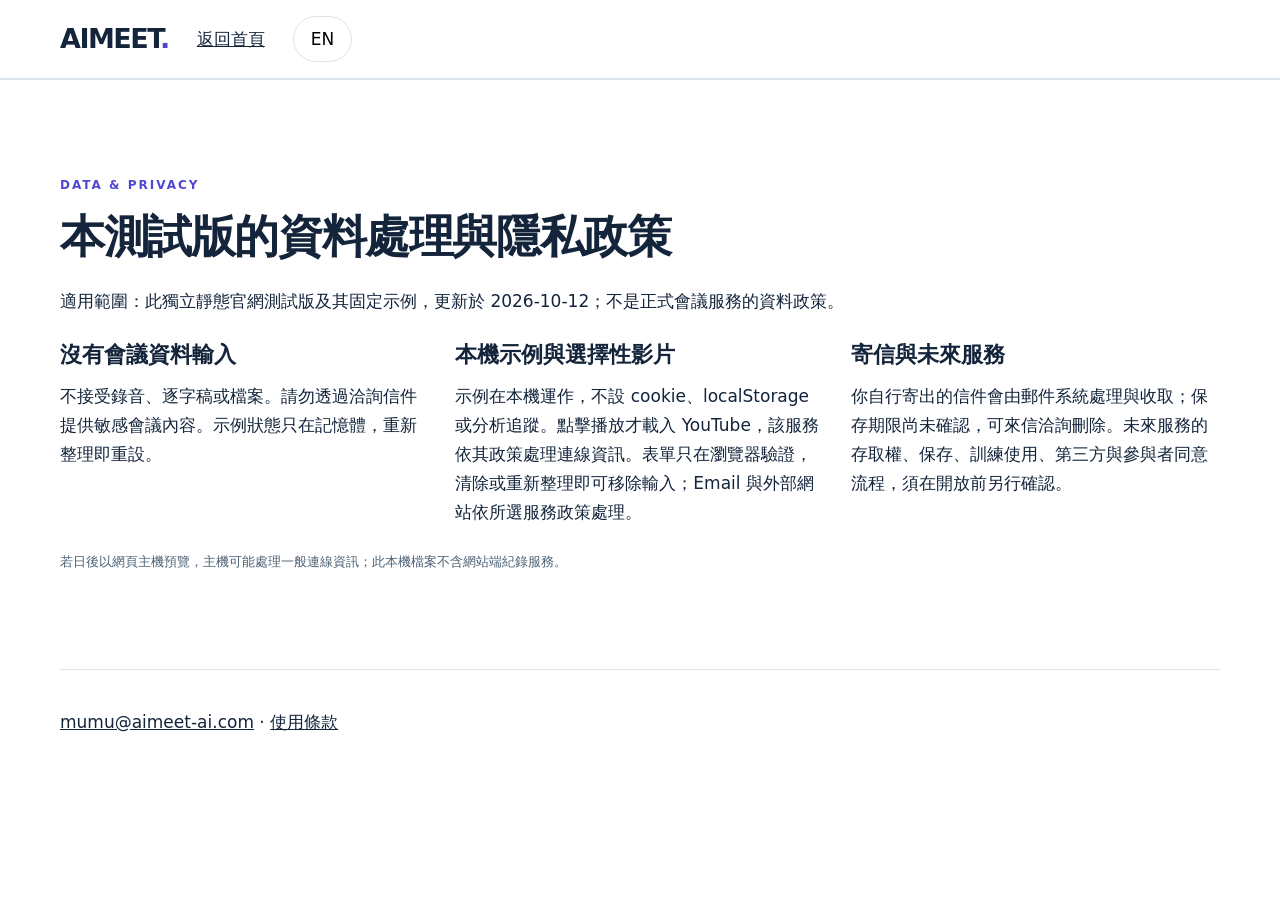
<file: preview/privacy.html>
<!doctype html>
<html lang="zh-Hant">
<head><meta charset="utf-8"><meta name="viewport" content="width=device-width,initial-scale=1"><meta name="robots" content="noindex,nofollow"><meta name="description" content="AIMEET 獨立測試版：整理會議交代、提醒矛盾、跟上更正。"><title>AIMEET｜隱私與資料政策</title>
<meta http-equiv="Content-Security-Policy" content="default-src 'none'; script-src 'unsafe-inline'; style-src 'unsafe-inline'; img-src data:; connect-src 'none'; font-src 'none'; form-action 'none'; base-uri 'none'">
<style>
:root{--ink:#13243b;--muted:#4c6175;--purple:#5046d4;--line:#dbe3ed;--paper:#f6f8fc}*{box-sizing:border-box}html{scroll-behavior:smooth;scroll-padding-top:90px}body{margin:0;font:17px/1.7 system-ui,-apple-system,"Segoe UI",sans-serif;color:var(--ink);background:white}a{color:inherit}button{font:inherit;cursor:pointer}a,button,summary{touch-action:manipulation}a:focus-visible,button:focus-visible,summary:focus-visible{outline:3px solid #e38800;outline-offset:5px}.wrap{width:min(1160px,calc(100% - 48px));margin:auto}.skip{position:absolute;left:12px;top:-80px;background:white;padding:12px;z-index:10}.skip:focus{top:12px}header{position:sticky;top:0;z-index:5;background:#fffffff2;border-bottom:1px solid var(--line)}.nav{display:flex;align-items:center;gap:28px;min-height:78px}.brand{font-weight:850;font-size:27px;letter-spacing:-1.5px;text-decoration:none}.brand span{color:var(--purple)}nav{display:flex;gap:24px;margin-left:auto}nav a{text-decoration:none;font-size:15px;font-weight:650}.lang{border:1px solid var(--line);border-radius:24px;background:white;padding:8px 17px;min-height:44px}.btn{display:inline-flex;align-items:center;justify-content:center;gap:14px;text-decoration:none;background:var(--purple);color:white;border:0;border-radius:7px;padding:12px 22px;font-weight:650;min-height:48px}.btn.light{color:var(--ink);background:white;border:1px solid var(--line)}.hero{padding:76px 0 86px;background:radial-gradient(ellipse at 90% 5%,#ddd5ff 0,transparent 48%),linear-gradient(125deg,#eefaff,#fff 55%)}.hero-grid{display:grid;grid-template-columns:1fr 1.1fr;gap:52px;align-items:center}.eyebrow{font:700 12px/1.5 system-ui;letter-spacing:2px;text-transform:uppercase;color:var(--purple)}h1{font-size:clamp(42px,4.8vw,68px);line-height:1.13;letter-spacing:-2.5px;margin:22px 0}h2{font-size:clamp(30px,3.5vw,46px);line-height:1.22;letter-spacing:-1.4px;margin:16px 0 22px}h3{font-size:22px;line-height:1.4;margin:12px 0}p{margin:12px 0}.lead{font-size:20px;color:var(--muted);max-width:600px}.actions{display:flex;gap:12px;flex-wrap:wrap;margin:28px 0 12px}.fine{font-size:13px;color:var(--muted)}.window{background:white;border:1px solid #d1d9e8;box-shadow:0 28px 60px #243e6225;border-radius:14px;overflow:hidden;transform:perspective(1800px) rotateY(-4deg)}.toolbar{background:#f0f3fa;padding:14px 22px;font-size:13px;display:flex;justify-content:space-between;border-bottom:1px solid var(--line)}.dot{display:inline-block;width:8px;height:8px;background:#6455df;border-radius:50%;margin-right:8px}.demo{padding:25px}.demo-title{font-size:13px;color:var(--muted);font-weight:700}.quote{padding:15px 18px;border-left:3px solid #6251d8;background:#f5f4ff;margin:16px 0}.state{font-size:12px;background:#e6f4ef;color:#175645;padding:4px 9px;border-radius:20px;display:inline-block}.state.warn{background:#fff0d9;color:#785000}.task{padding:18px;border:1px solid var(--line);border-radius:8px}.fields{display:grid;grid-template-columns:1fr 1fr;gap:12px}.fields small{display:block;color:var(--muted)}.controls{display:flex;gap:8px;flex-wrap:wrap;margin-top:18px}.controls button{background:#f5f7fb;border:1px solid #b9c7d8;border-radius:6px;padding:8px 14px;min-height:44px}.controls .active{background:var(--ink);color:white}.progress{display:flex;gap:4px;margin-bottom:20px}.progress i{height:3px;background:#e1e6ef;flex:1}.progress i.on{background:var(--purple)}section{padding:84px 0;border-top:1px solid var(--line)}.grid3{display:grid;grid-template-columns:repeat(3,1fr);gap:26px}.card{padding:27px;border:1px solid var(--line);border-radius:10px;background:white}.num{color:var(--purple);font:700 13px system-ui}.soft{background:var(--paper)}.dark{background:#112a43;color:white}.dark .eyebrow{color:#b6c2ff}.dark .fine,.dark .lead{color:#c4d2e3}.metrics{display:grid;grid-template-columns:.85fr 1.15fr;gap:50px;align-items:start}.big{font-size:70px;letter-spacing:-4px;font-weight:750;line-height:1.2}.big small{font-size:25px;letter-spacing:0;color:#bccbdd}table{border-collapse:collapse;width:100%;font-size:15px}th,td{padding:16px 10px;border-bottom:1px solid #466078;text-align:left}th{color:#c4d2e3;font-weight:550}.source{font-size:13px;padding:20px 0}.source a{color:#d6d8ff}details{border-bottom:1px solid var(--line);padding:20px 0}summary{font-weight:650;cursor:pointer}details p{color:var(--muted);max-width:900px}.split{display:grid;grid-template-columns:1fr 1fr;gap:60px}.avatar{width:70px;height:70px;background:#e7e8fc;color:var(--purple);border-radius:16px;display:grid;place-items:center;font-weight:750;font-size:24px}.links{display:flex;gap:20px}.policy{padding:25px;background:var(--paper);border-radius:8px;margin-top:20px}footer{padding:38px 0;border-top:1px solid var(--line)}.foot{display:flex;justify-content:space-between;gap:25px;flex-wrap:wrap}.legal{font-size:14px;display:flex;gap:22px;flex-wrap:wrap}[hidden]{display:none!important}@media(max-width:800px){.wrap{width:calc(100% - 32px)}.nav{gap:12px;flex-wrap:wrap;padding:14px 0}.lang{margin-left:auto}nav{order:3;width:100%;margin:0;justify-content:space-between;gap:10px}.hero{padding:46px 0}.hero-grid,.metrics,.split{grid-template-columns:1fr;gap:32px}.window{transform:none}.grid3{grid-template-columns:1fr}section{padding:54px 0}.big{font-size:55px}h1{letter-spacing:-1.5px}.toolbar{padding:12px}.demo{padding:18px}table{font-size:13px}th,td{padding:12px 5px}.nav .btn{display:none}}@media(prefers-reduced-motion:reduce){html{scroll-behavior:auto}}
form label{display:block;font-size:15px;font-weight:650;margin:14px 0 6px}input,select,textarea{width:100%;padding:12px;border:1px solid #8f9eaf;border-radius:6px;background:white;color:var(--ink);font:inherit}input:focus-visible,select:focus-visible,textarea:focus-visible{outline:3px solid #e38800;outline-offset:2px}button:disabled{opacity:.5;cursor:default}</style></head><body><header><div class="wrap nav"><a class="brand" href="index.html">AIMEET<span>.</span></a><a href="index.html" data-zh="返回首頁" data-en="Back to home">返回首頁</a><button class="lang" id="lang" aria-label="Switch to English">EN</button></div></header><main><section id="privacy"><div class="wrap"><p class="eyebrow">DATA & PRIVACY</p><h2 data-zh="本測試版的資料處理與隱私政策" data-en="Data handling and privacy for this preview">本測試版的資料處理與隱私政策</h2><p data-zh="適用範圍：此獨立靜態官網測試版及其固定示例，更新於 2026-10-12；不是正式會議服務的資料政策。" data-en="Scope: this independent static website preview and its fixed example, updated 2026-10-12. This is not a data policy for a production meeting service.">適用範圍：此獨立靜態官網測試版及其固定示例，更新於 2026-10-12；不是正式會議服務的資料政策。</p><div class="grid3"><div><h3 data-zh="沒有會議資料輸入" data-en="No meeting input">沒有會議資料輸入</h3><p data-zh="不接受錄音、逐字稿或檔案。請勿透過洽詢信件提供敏感會議內容。示例狀態只在記憶體，重新整理即重設。" data-en="No recordings, transcripts or files are accepted. Do not include sensitive meeting content in inquiries. Example state exists only in memory and resets on reload.">不接受錄音、逐字稿或檔案。請勿透過洽詢信件提供敏感會議內容。示例狀態只在記憶體，重新整理即重設。</p></div><div><h3 data-zh="本機示例與選擇性影片" data-en="Local example and optional video">本機示例與選擇性影片</h3><p data-zh="示例在本機運作，不設 cookie、localStorage 或分析追蹤。點擊播放才載入 YouTube，該服務依其政策處理連線資訊。表單只在瀏覽器驗證，清除或重新整理即可移除輸入；Email 與外部網站依所選服務政策處理。" data-en="Example actions stay local; this page sets no cookies, localStorage or analytics. YouTube loads only after a play click and handles connection information under its policy. Form validation stays in the browser; clear or reload to remove input. Email and external sites follow their own policies.">示例在本機運作，不設 cookie、localStorage 或分析追蹤。點擊播放才載入 YouTube，該服務依其政策處理連線資訊。表單只在瀏覽器驗證，清除或重新整理即可移除輸入；Email 與外部網站依所選服務政策處理。</p></div><div><h3 data-zh="寄信與未來服務" data-en="Email and future service">寄信與未來服務</h3><p data-zh="你自行寄出的信件會由郵件系統處理與收取；保存期限尚未確認，可來信洽詢刪除。未來服務的存取權、保存、訓練使用、第三方與參與者同意流程，須在開放前另行確認。" data-en="Messages you send are processed and received through email systems. Retention is unconfirmed; email to discuss deletion. Future service access, retention, training use, third parties and participant consent must be defined before launch.">你自行寄出的信件會由郵件系統處理與收取；保存期限尚未確認，可來信洽詢刪除。未來服務的存取權、保存、訓練使用、第三方與參與者同意流程，須在開放前另行確認。</p></div></div><p class="fine" data-zh="若日後以網頁主機預覽，主機可能處理一般連線資訊；此本機檔案不含網站端紀錄服務。" data-en="If later hosted, the host may process ordinary connection information. This local file includes no website logging service.">若日後以網頁主機預覽，主機可能處理一般連線資訊；此本機檔案不含網站端紀錄服務。</p></div></section></main><footer class="wrap"><a href="mailto:mumu@aimeet-ai.com">mumu@aimeet-ai.com</a> · <a href="terms.html" data-zh="使用條款" data-en="Terms">使用條款</a></footer><script>let language="zh";document.getElementById("lang").onclick=()=>{language=language==="zh"?"en":"zh";document.documentElement.lang=language==="zh"?"zh-Hant":"en";document.querySelectorAll("[data-zh]").forEach(e=>e.innerHTML=e.dataset[language]);document.getElementById("lang").textContent=language==="zh"?"EN":"中文";document.title=language==="zh"?"AIMEET｜隱私與資料政策":"AIMEET | Privacy & data";};</script></body></html>
</file>
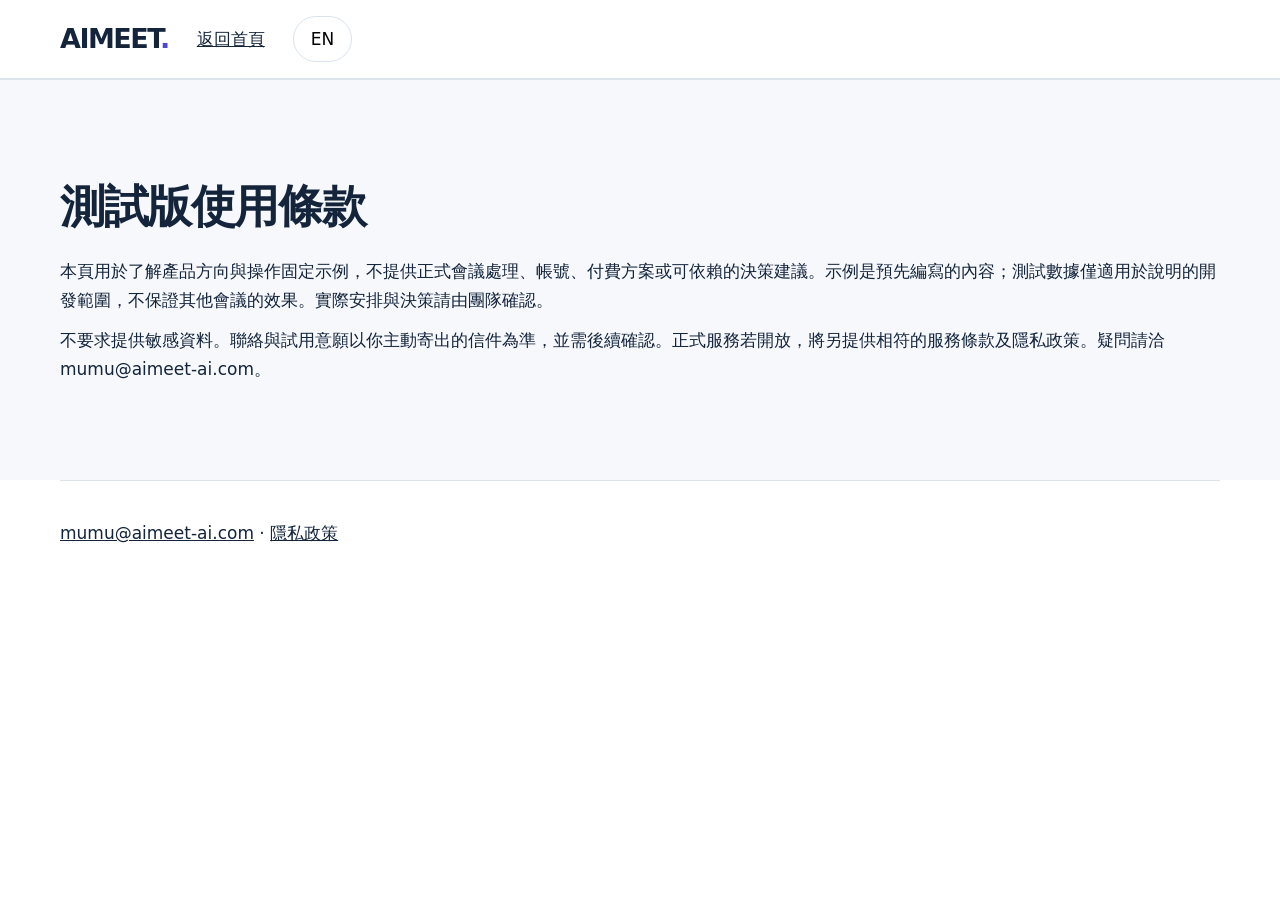
<file: preview/terms.html>
<!doctype html>
<html lang="zh-Hant">
<head><meta charset="utf-8"><meta name="viewport" content="width=device-width,initial-scale=1"><meta name="robots" content="noindex,nofollow"><meta name="description" content="AIMEET 獨立測試版：整理會議交代、提醒矛盾、跟上更正。"><title>AIMEET｜測試版使用條款</title>
<meta http-equiv="Content-Security-Policy" content="default-src 'none'; script-src 'unsafe-inline'; style-src 'unsafe-inline'; img-src data:; connect-src 'none'; font-src 'none'; form-action 'none'; base-uri 'none'">
<style>
:root{--ink:#13243b;--muted:#4c6175;--purple:#5046d4;--line:#dbe3ed;--paper:#f6f8fc}*{box-sizing:border-box}html{scroll-behavior:smooth;scroll-padding-top:90px}body{margin:0;font:17px/1.7 system-ui,-apple-system,"Segoe UI",sans-serif;color:var(--ink);background:white}a{color:inherit}button{font:inherit;cursor:pointer}a,button,summary{touch-action:manipulation}a:focus-visible,button:focus-visible,summary:focus-visible{outline:3px solid #e38800;outline-offset:5px}.wrap{width:min(1160px,calc(100% - 48px));margin:auto}.skip{position:absolute;left:12px;top:-80px;background:white;padding:12px;z-index:10}.skip:focus{top:12px}header{position:sticky;top:0;z-index:5;background:#fffffff2;border-bottom:1px solid var(--line)}.nav{display:flex;align-items:center;gap:28px;min-height:78px}.brand{font-weight:850;font-size:27px;letter-spacing:-1.5px;text-decoration:none}.brand span{color:var(--purple)}nav{display:flex;gap:24px;margin-left:auto}nav a{text-decoration:none;font-size:15px;font-weight:650}.lang{border:1px solid var(--line);border-radius:24px;background:white;padding:8px 17px;min-height:44px}.btn{display:inline-flex;align-items:center;justify-content:center;gap:14px;text-decoration:none;background:var(--purple);color:white;border:0;border-radius:7px;padding:12px 22px;font-weight:650;min-height:48px}.btn.light{color:var(--ink);background:white;border:1px solid var(--line)}.hero{padding:76px 0 86px;background:radial-gradient(ellipse at 90% 5%,#ddd5ff 0,transparent 48%),linear-gradient(125deg,#eefaff,#fff 55%)}.hero-grid{display:grid;grid-template-columns:1fr 1.1fr;gap:52px;align-items:center}.eyebrow{font:700 12px/1.5 system-ui;letter-spacing:2px;text-transform:uppercase;color:var(--purple)}h1{font-size:clamp(42px,4.8vw,68px);line-height:1.13;letter-spacing:-2.5px;margin:22px 0}h2{font-size:clamp(30px,3.5vw,46px);line-height:1.22;letter-spacing:-1.4px;margin:16px 0 22px}h3{font-size:22px;line-height:1.4;margin:12px 0}p{margin:12px 0}.lead{font-size:20px;color:var(--muted);max-width:600px}.actions{display:flex;gap:12px;flex-wrap:wrap;margin:28px 0 12px}.fine{font-size:13px;color:var(--muted)}.window{background:white;border:1px solid #d1d9e8;box-shadow:0 28px 60px #243e6225;border-radius:14px;overflow:hidden;transform:perspective(1800px) rotateY(-4deg)}.toolbar{background:#f0f3fa;padding:14px 22px;font-size:13px;display:flex;justify-content:space-between;border-bottom:1px solid var(--line)}.dot{display:inline-block;width:8px;height:8px;background:#6455df;border-radius:50%;margin-right:8px}.demo{padding:25px}.demo-title{font-size:13px;color:var(--muted);font-weight:700}.quote{padding:15px 18px;border-left:3px solid #6251d8;background:#f5f4ff;margin:16px 0}.state{font-size:12px;background:#e6f4ef;color:#175645;padding:4px 9px;border-radius:20px;display:inline-block}.state.warn{background:#fff0d9;color:#785000}.task{padding:18px;border:1px solid var(--line);border-radius:8px}.fields{display:grid;grid-template-columns:1fr 1fr;gap:12px}.fields small{display:block;color:var(--muted)}.controls{display:flex;gap:8px;flex-wrap:wrap;margin-top:18px}.controls button{background:#f5f7fb;border:1px solid #b9c7d8;border-radius:6px;padding:8px 14px;min-height:44px}.controls .active{background:var(--ink);color:white}.progress{display:flex;gap:4px;margin-bottom:20px}.progress i{height:3px;background:#e1e6ef;flex:1}.progress i.on{background:var(--purple)}section{padding:84px 0;border-top:1px solid var(--line)}.grid3{display:grid;grid-template-columns:repeat(3,1fr);gap:26px}.card{padding:27px;border:1px solid var(--line);border-radius:10px;background:white}.num{color:var(--purple);font:700 13px system-ui}.soft{background:var(--paper)}.dark{background:#112a43;color:white}.dark .eyebrow{color:#b6c2ff}.dark .fine,.dark .lead{color:#c4d2e3}.metrics{display:grid;grid-template-columns:.85fr 1.15fr;gap:50px;align-items:start}.big{font-size:70px;letter-spacing:-4px;font-weight:750;line-height:1.2}.big small{font-size:25px;letter-spacing:0;color:#bccbdd}table{border-collapse:collapse;width:100%;font-size:15px}th,td{padding:16px 10px;border-bottom:1px solid #466078;text-align:left}th{color:#c4d2e3;font-weight:550}.source{font-size:13px;padding:20px 0}.source a{color:#d6d8ff}details{border-bottom:1px solid var(--line);padding:20px 0}summary{font-weight:650;cursor:pointer}details p{color:var(--muted);max-width:900px}.split{display:grid;grid-template-columns:1fr 1fr;gap:60px}.avatar{width:70px;height:70px;background:#e7e8fc;color:var(--purple);border-radius:16px;display:grid;place-items:center;font-weight:750;font-size:24px}.links{display:flex;gap:20px}.policy{padding:25px;background:var(--paper);border-radius:8px;margin-top:20px}footer{padding:38px 0;border-top:1px solid var(--line)}.foot{display:flex;justify-content:space-between;gap:25px;flex-wrap:wrap}.legal{font-size:14px;display:flex;gap:22px;flex-wrap:wrap}[hidden]{display:none!important}@media(max-width:800px){.wrap{width:calc(100% - 32px)}.nav{gap:12px;flex-wrap:wrap;padding:14px 0}.lang{margin-left:auto}nav{order:3;width:100%;margin:0;justify-content:space-between;gap:10px}.hero{padding:46px 0}.hero-grid,.metrics,.split{grid-template-columns:1fr;gap:32px}.window{transform:none}.grid3{grid-template-columns:1fr}section{padding:54px 0}.big{font-size:55px}h1{letter-spacing:-1.5px}.toolbar{padding:12px}.demo{padding:18px}table{font-size:13px}th,td{padding:12px 5px}.nav .btn{display:none}}@media(prefers-reduced-motion:reduce){html{scroll-behavior:auto}}
form label{display:block;font-size:15px;font-weight:650;margin:14px 0 6px}input,select,textarea{width:100%;padding:12px;border:1px solid #8f9eaf;border-radius:6px;background:white;color:var(--ink);font:inherit}input:focus-visible,select:focus-visible,textarea:focus-visible{outline:3px solid #e38800;outline-offset:2px}button:disabled{opacity:.5;cursor:default}</style></head><body><header><div class="wrap nav"><a class="brand" href="index.html">AIMEET<span>.</span></a><a href="index.html" data-zh="返回首頁" data-en="Back to home">返回首頁</a><button class="lang" id="lang" aria-label="Switch to English">EN</button></div></header><main><section id="terms" class="soft"><div class="wrap"><h2 data-zh="測試版使用條款" data-en="Preview terms">測試版使用條款</h2><p data-zh="本頁用於了解產品方向與操作固定示例，不提供正式會議處理、帳號、付費方案或可依賴的決策建議。示例是預先編寫的內容；測試數據僅適用於說明的開發範圍，不保證其他會議的效果。實際安排與決策請由團隊確認。" data-en="This page explains the product direction and provides a fixed example. It offers no production meeting processing, accounts, paid plans or decision advice to rely on. Example content is prewritten; test metrics apply only to the stated development scope and do not guarantee results for other meetings. Teams should confirm real arrangements and decisions.">本頁用於了解產品方向與操作固定示例，不提供正式會議處理、帳號、付費方案或可依賴的決策建議。示例是預先編寫的內容；測試數據僅適用於說明的開發範圍，不保證其他會議的效果。實際安排與決策請由團隊確認。</p><p data-zh="不要求提供敏感資料。聯絡與試用意願以你主動寄出的信件為準，並需後續確認。正式服務若開放，將另提供相符的服務條款及隱私政策。疑問請洽 mumu@aimeet-ai.com。" data-en="Sensitive data is not requested. Contact and beta interest depend on an email you choose to send and require follow-up confirmation. A future production service will need its own matching terms and privacy policy. Questions: mumu@aimeet-ai.com.">不要求提供敏感資料。聯絡與試用意願以你主動寄出的信件為準，並需後續確認。正式服務若開放，將另提供相符的服務條款及隱私政策。疑問請洽 mumu@aimeet-ai.com。</p></div></section></main><footer class="wrap"><a href="mailto:mumu@aimeet-ai.com">mumu@aimeet-ai.com</a> · <a href="privacy.html" data-zh="隱私政策" data-en="Privacy">隱私政策</a></footer><script>let language="zh";document.getElementById("lang").onclick=()=>{language=language==="zh"?"en":"zh";document.documentElement.lang=language==="zh"?"zh-Hant":"en";document.querySelectorAll("[data-zh]").forEach(e=>e.innerHTML=e.dataset[language]);document.getElementById("lang").textContent=language==="zh"?"EN":"中文";document.title=language==="zh"?"AIMEET｜測試版使用條款":"AIMEET | Preview terms";};</script></body></html>
</file>
